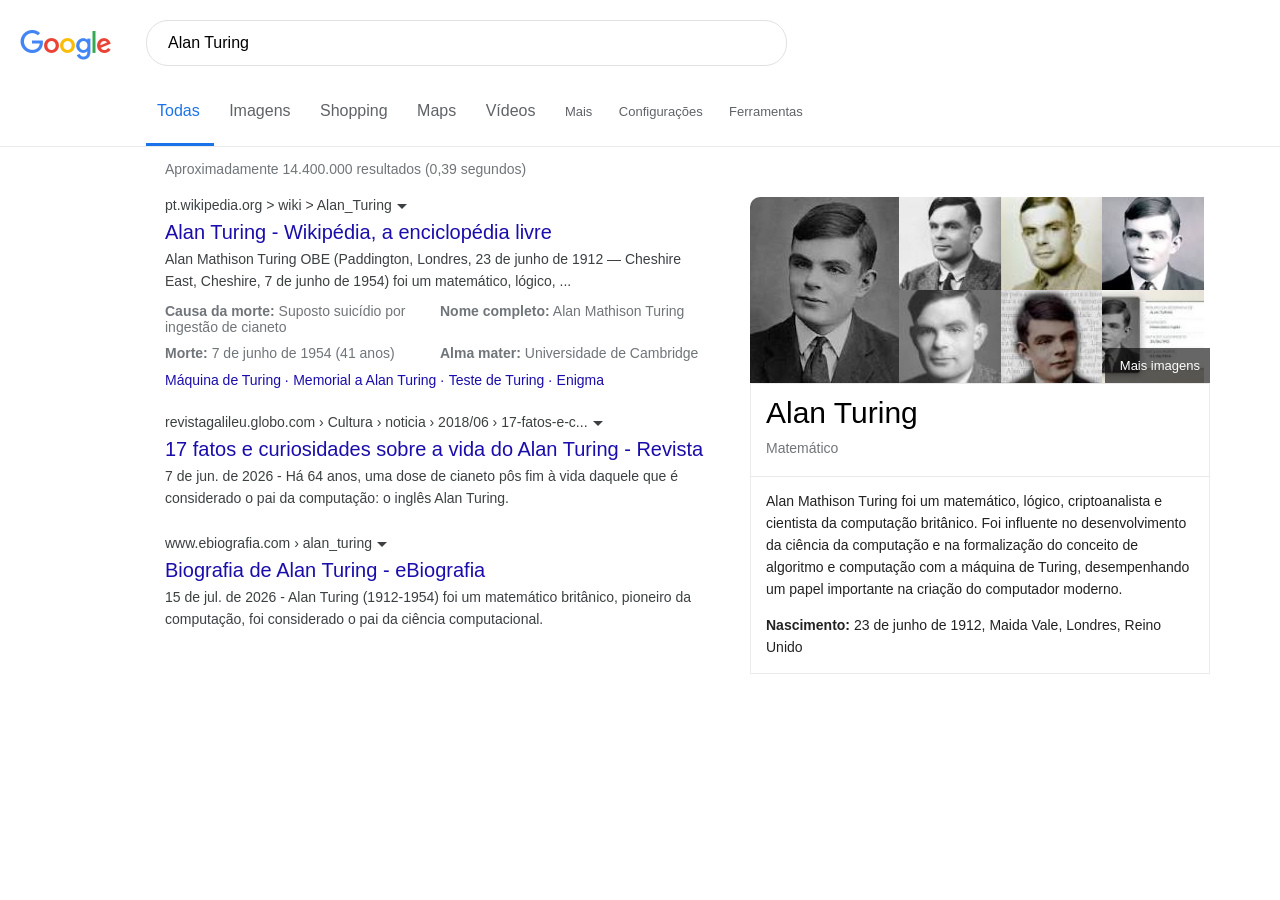
<file: google-search-clone/index.html>
<!DOCTYPE html>
<html lang="pt-br">

<head>
  <meta charset="UTF-8">
  <meta name="viewport" content="width=device-width, initial-scale=1.0">
  <title>Alan Turing - Pesquisa Google</title>
  <link rel="shortcut icon" href="img/favicon.ico" type="image/x-icon">
  <!-- Font Icon -->
  <link rel="stylesheet" href="https://cdn.linearicons.com/free/1.0.0/icon-font.min.css">
  <!-- Styles -->
  <link rel="stylesheet" href="css/styles.css">
</head>

<body>
  <!--Barra de procura-->
  <header>
    <div id="input-box">
      <img src="img/google_logo.png" alt="Google logo">
      <form action="">
        <input type="text" value="Alan Turing" name="search">
        <span class="lnr lnr-magnifier" id="search-icon"></span>
        <span class="lnr lnr-keyboard" id="keyboard-icon"></span>
        <span class="lnr lnr-mic" id="mic-icon"></span>
      </form>
    </div>
    <!--Ícones abaixo da barra de procurar-->
    <nav>
      <ul id="links-list">
        <li class="active-link"><a href="#"><span class="lnr lnr-magnifier"> Todas</span></a></li>
        <li><a href="#"><span class="lnr lnr-picture"> Imagens</span></a></li>
        <li><a href="#"><span class="lnr lnr-tag"> Shopping</span></a></li>
        <li><a href="#"><span class="lnr lnr-map-marker"> Maps</span></a></li>
        <li><a href="#"><span class="lnr lnr-film-play"> Vídeos</span></a></li>
        <li><a href="#">Mais</a></li>
        <li><a href="#">Configurações</a></li>
        <li><a href="#">Ferramentas</a></li>
      </ul>
    </nav>
  </header>
  <!--Conteúdo Principal-->
  <div class="container">
    <main>
      <p id="results">Aproximadamente 14.400.000 resultados (0,39 segundos)</p>
      <!--Resultado de Busca-->
      <div class="search-result-box">
        <a class="ref-link" href="#">pt.wikipedia.org > wiki > Alan_Turing <span class="triangle"></span></a>
        <a class="main-link" href="#">Alan Turing - Wikipédia, a enciclopédia livre</a>
        <p class="search-result-desc">Alan Mathison Turing OBE (Paddington, Londres, 23 de junho de 1912 — Cheshire
          East, Cheshire, 7 de junho de 1954) foi um matemático, lógico, ...</p>
        <div class="info-box">
          <p class="info"><span class="info-title">Causa da morte:</span> Suposto suicídio por ingestão de cianeto</p>
          <p class="info"><span class="info-title">Nome completo:</span> Alan Mathison Turing</p>
          <p class="info"><span class="info-title">Morte: </span> 7 de junho de 1954 (41 anos)</p>
          <p class="info"><span class="info-title">Alma mater:</span> Universidade de Cambridge</p>
        </div>
        <div class="related-results">
          <ul>
            <li><a href="#">Máquina de Turing &#183;</a></li>
            <li><a href="#">Memorial a Alan Turing &#183;</a></li>
            <li><a href="#">Teste de Turing &#183;</a></li>
            <li><a href="#">Enigma</a></li>
          </ul>
        </div>
      </div>
      <!--Segundo resultado de pesquisa-->
      <div class="search-result-box">
        <a class="ref-link" href="#">revistagalileu.globo.com › Cultura › noticia › 2018/06 › 17-fatos-e-c... <span class="triangle"></span></a>
        <a class="main-link" href="#">17 fatos e curiosidades sobre a vida do Alan Turing - Revista</a>
        <p class="search-result-desc">
          <span class="result-date">7 de jun. de 2026 -</span>
          Há 64 anos, uma dose de cianeto pôs fim à vida daquele que é
          considerado o pai da computação: o inglês Alan Turing.
        </p>
      </div>
      <!--Terceiro resultado de busca-->
      <div class="search-result-box">
        <a class="ref-link" href="#">www.ebiografia.com › alan_turing <span class="triangle"></span></a>
        <a class="main-link" href="#">Biografia de Alan Turing - eBiografia</a>
        <p class="search-result-desc">
          <span class="result-date">15 de jul. de 2026 -</span>
          Alan Turing (1912-1954) foi um matemático britânico, pioneiro da computação, 
          foi considerado o pai da ciência computacional.
        </p>
      </div>
    </main>
    <!--Conteúdo Ao lado da main-->
    <aside>
      <!--Galeria-->
      <div id="gallery-box">
        <img id="first-img" src="img/turing1.jpg" alt="Alan Turing">
        <div id="gallery">
          <div id="gallery-img1"></div>
          <div id="gallery-img2"></div>
          <div id="gallery-img3"></div>
          <div id="gallery-img4"></div>
          <div id="gallery-img5"></div>
          <div id="gallery-img6"></div>
        </div>
        <a id="moreimg-btn" href="#"><span class="lnr lnr-picture"></span>Mais imagens</a>
      </div>
      <!--Sobre-->
      <div id="about-box">
        <div id="name-box">
          <h3 id="name">Alan Turing</h3>
          <p id="role">Matemático</p>
        </div>
        <p class="about-text">
          Alan Mathison Turing foi um matemático, lógico, criptoanalista e cientista da computação britânico. Foi influente no desenvolvimento da ciência da computação e na formalização do conceito de algoritmo e computação com a máquina de Turing, desempenhando um papel importante na criação do computador moderno.
        </p>
        <p class="about-text"><span>Nascimento:</span> 23 de junho de 1912, Maida Vale, Londres, Reino Unido</p>
      </div>
    </aside>
  </div>
</body>

</html>
</file>
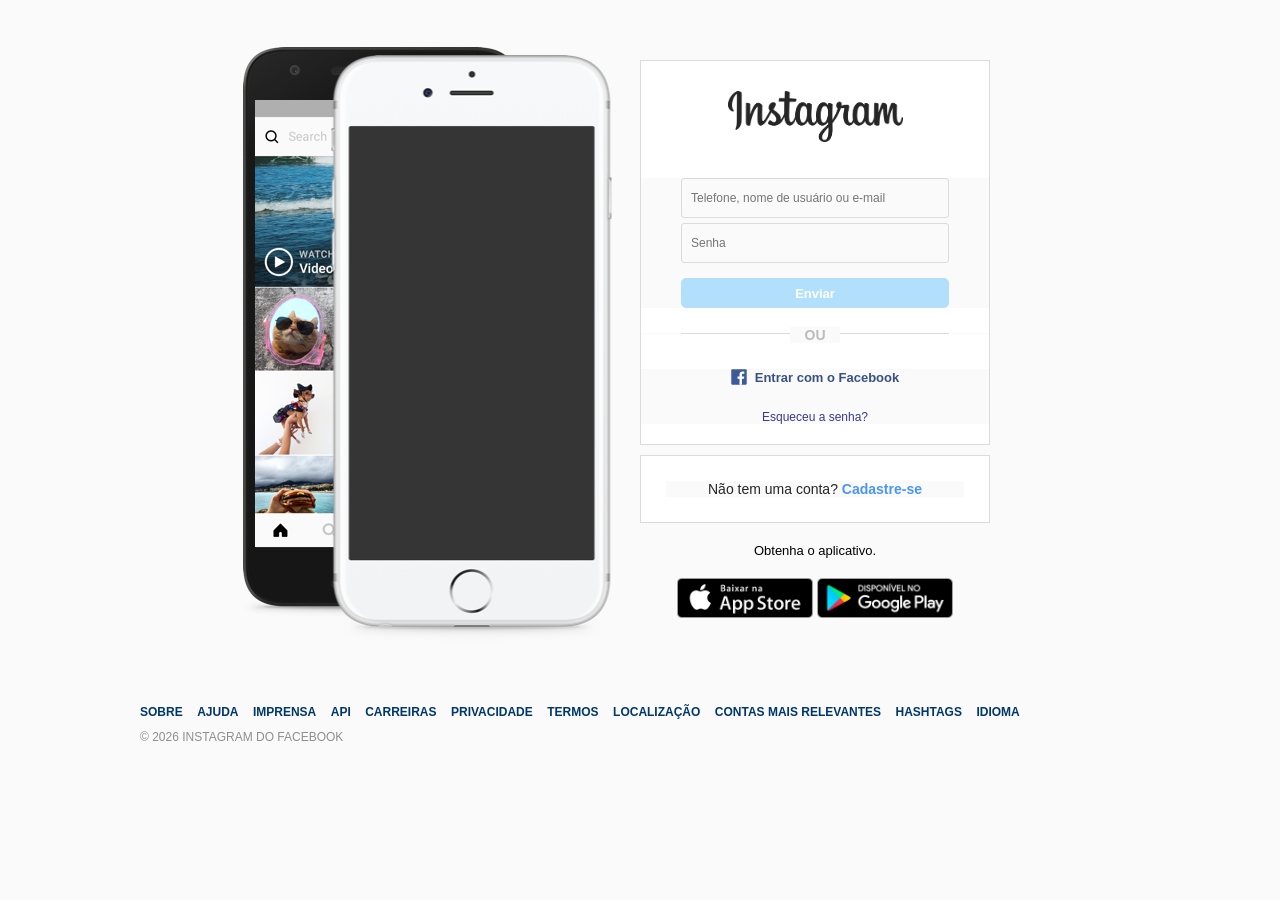
<file: home-instagram/index.html>
<!DOCTYPE html>
<html lang="pt-br">

<head>
  <meta charset="UTF-8">
  <meta name="viewport" content="width=device-width, initial-scale=1.0, maxmum-scale=1, user-scalable=no">
  <title>Instagram</title>
  <link rel="shortcut icon" href="img/favicon.png" />
  <link rel="stylesheet" href="css/styles.css">
</head>

<body>
  <main>
    <div id="main-container">
      <!--Banner lateral-->
      <div id="banner-container">
        <img src="img/imagem_cel_exterior.png" alt="Crie uma conta no Instagram">
      </div>
      <!--Formulário login-->
      <div id="form-container">
        <!--Logar-->
        <div id="form-box">
          <!--Logo-->
          <img id="logo-insta" src="img/logo_instagram.png" alt="Instagram">
          <!--Login-->
          <form id="login-form">
            <input type="text" name="username" placeholder="Telefone, nome de usuário ou e-mail">
            <input type="password" name="password" placeholder="Senha">
            <input type="submit" value="Enviar">
          </form>
          <!--Separador-->
          <div class="separator">
            <div class="line"></div>
            <span>OU</span>
          </div>
          <!--Redes Sociais Links-->
          <div id="other-links">
            <div id="facebook-login">
              <a href="#">
                <img src="img/logo_facebook.svg" alt="Facebook">
                <span>Entrar com o Facebook</span>
              </a>
            </div>
            <div id="forgot-pass">
              <a href="#">Esqueceu a senha?</a>
            </div>
          </div>
        </div>
        <!--Opção de cadastro-->
        <div id="register-container">
          <p>
            Não tem uma conta?
            <a href="#">Cadastre-se</a>
          </p>
        </div>
        <!--Baixar app-->
        <div id="get-app-container">
          <p>Obtenha o aplicativo.</p>
          <a href="#">
            <img src="img/botao_apple.png" alt="Apple Store">
          </a>
          <a href="#">
            <img src="img/botao_google_play.png" alt="Google Play">
          </a>
        </div>
      </div>
    </div>
  </main>
  <!--Rodapé-->
  <footer>
    <nav>
      <ul id="footer-links">
        <li><a href="#">Sobre</a></li>
        <li><a href="#">Ajuda</a></li>
        <li><a href="#">Imprensa</a></li>
        <li><a href="#">API</a></li>
        <li><a href="#">Carreiras</a></li>
        <li><a href="#">Privacidade</a></li>
        <li><a href="#">Termos</a></li>
        <li><a href="#">Localização</a></li>
        <li><a href="#">Contas mais relevantes</a></li>
        <li><a href="#">Hashtags</a></li>
        <li><a href="#">Idioma</a></li>
      </ul>
    </nav>
    <p id="copyright">&copy; 2026 Instagram do Facebook</p>
  </footer>
</body>

</html>
</file>
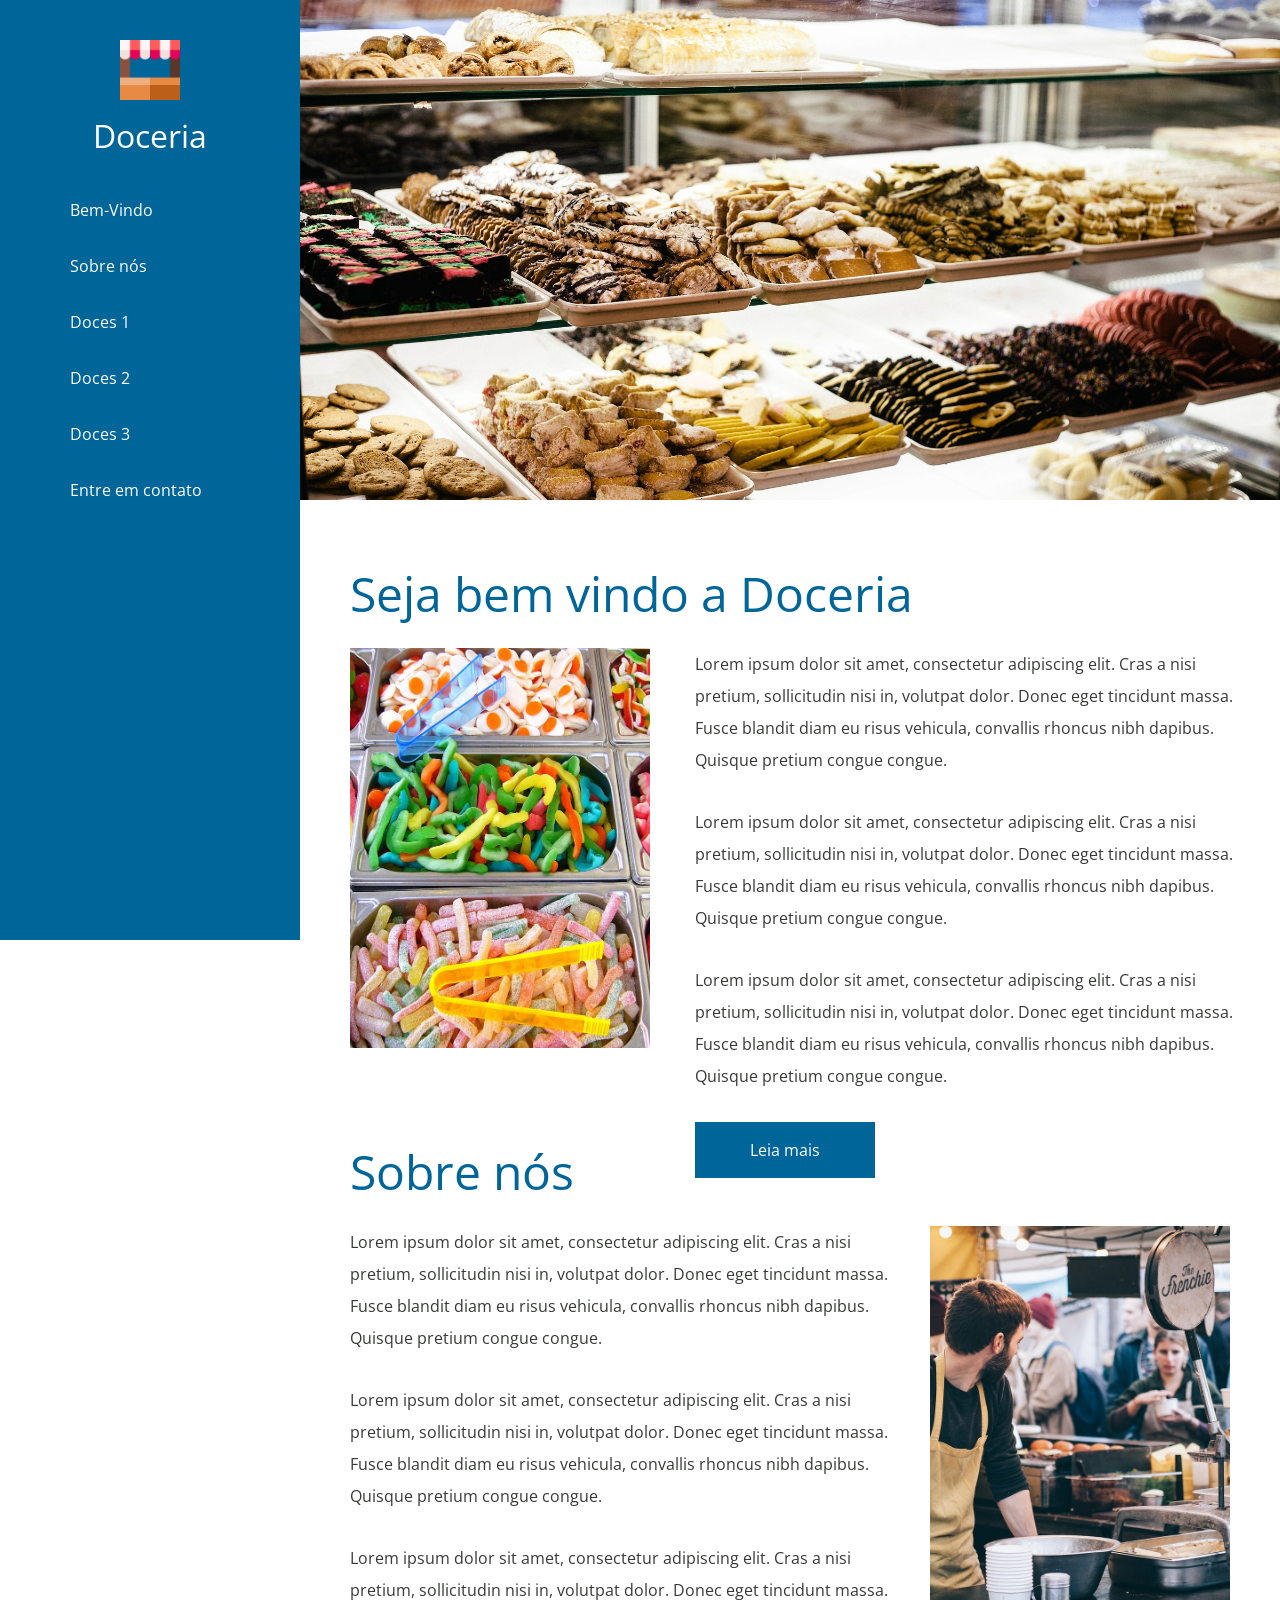
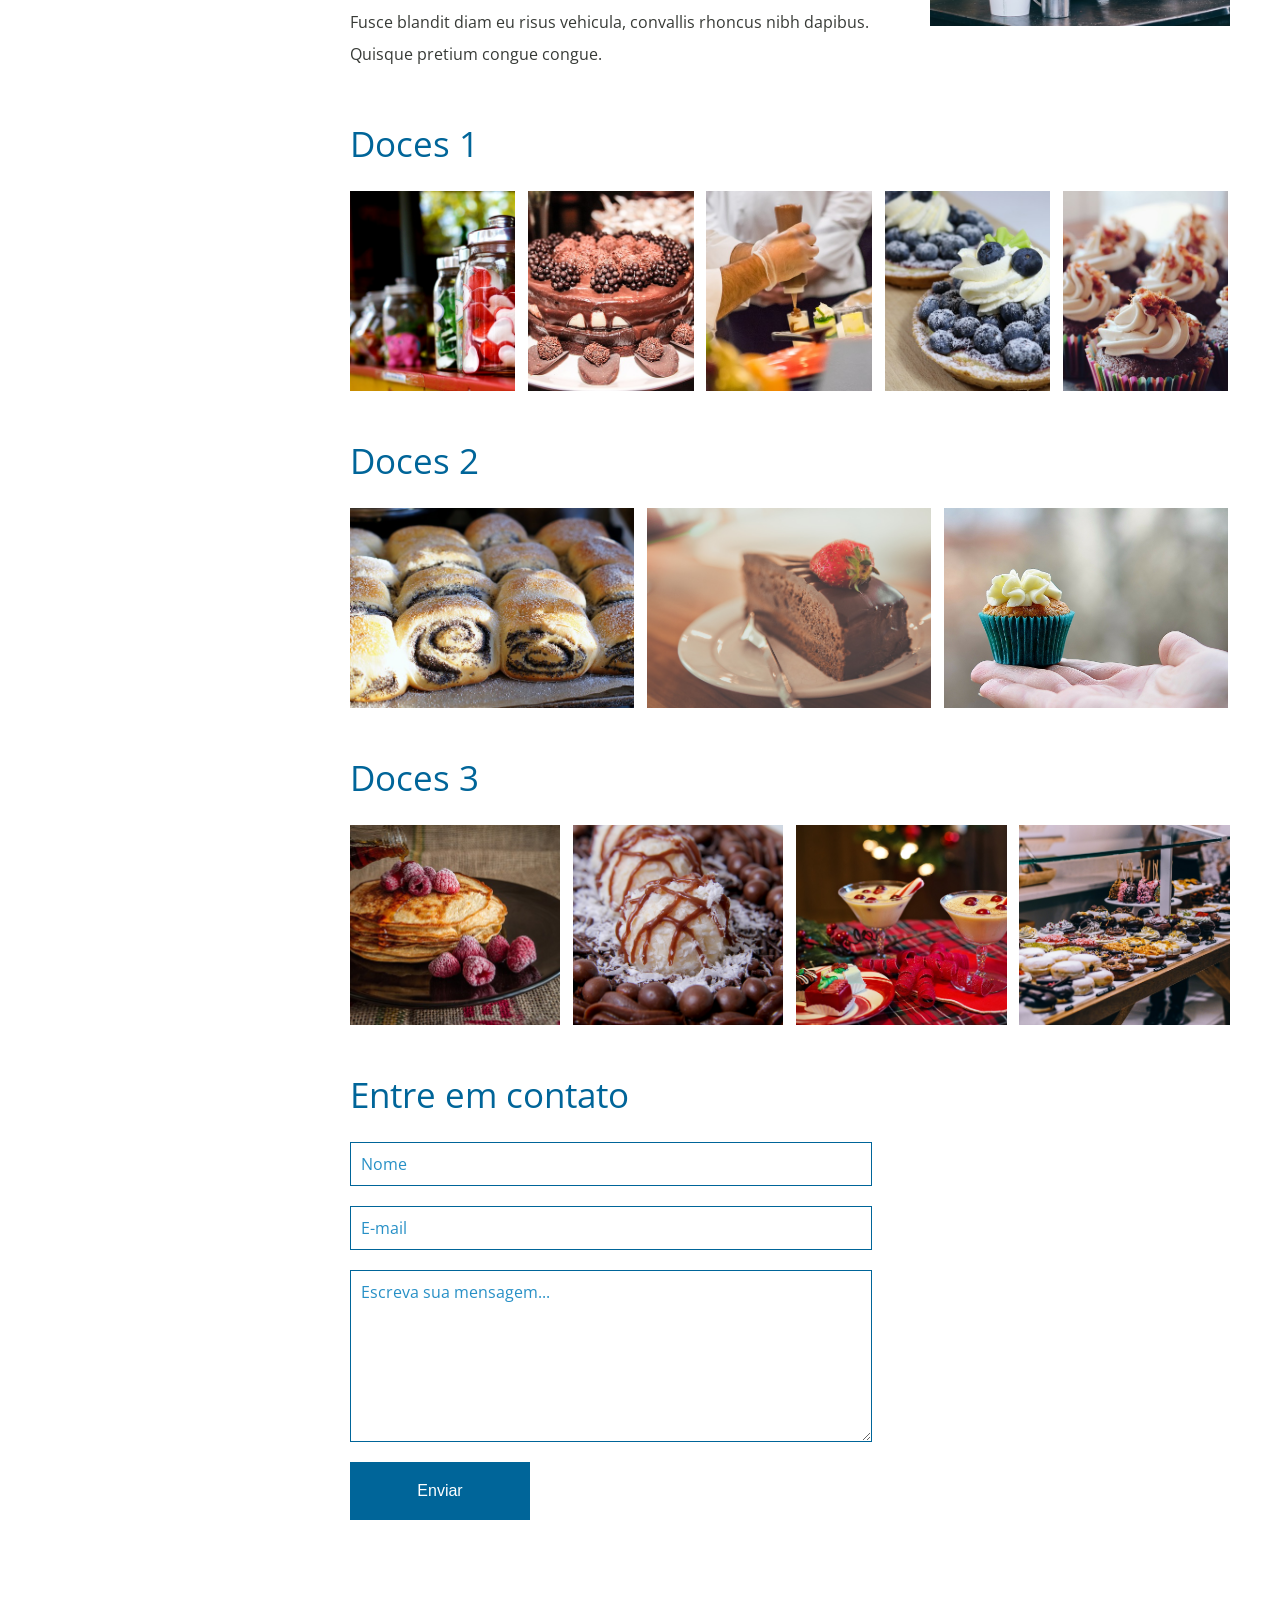
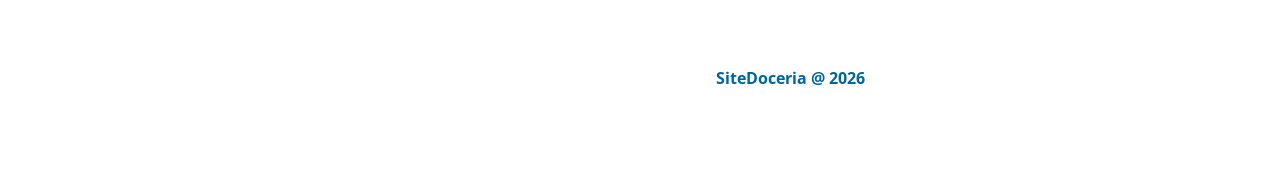
<file: site-doceria/index.html>
<!DOCTYPE html>
<html lang="pt-br">

<head>
	<meta charset="UTF-8">
	<meta name="viewport" content="width=device-width, initial-scale=1.0">
	<link rel="stylesheet" type="text/css" href="css/reset.css">
	<link rel="stylesheet" type="text/css" href="css/styles.css">
	<link rel="preconnect" href="https://fonts.googleapis.com">
	<link rel="preconnect" href="https://fonts.gstatic.com" crossorigin>
	<link href="https://fonts.googleapis.com/css2?family=Open+Sans:ital,wght@0,300..800;1,300..800&display=swap"
		rel="stylesheet">
	<title>Site Doceria</title>
</head>

<body>
	<div class="container">
		<!--Barra lateral menu-->
		<div id="sidebar">
			<div class="sidebar-container">
				<img class="logo-doceria" src="img/stand.png" alt="Logo Doceria">
				<h1>Doceria</h1>
				<nav>
					<ul>
						<li><a href="#sessao-bemvindo">Bem-Vindo</a></li>
						<li><a href="#sessao-sobre">Sobre nós</a></li>
						<li><a href="#sessao-doces1">Doces 1</a></li>
						<li><a href="#sessao-doces2">Doces 2</a></li>
						<li><a href="#sessao-doces3">Doces 3</a></li>
						<li><a href="#sessao-contato">Entre em contato</a></li>
					</ul>
				</nav>
			</div>
		</div>
		<!--Conteúdo página-->
		<div class="content">
			<!--Conteúdo Principal-->
			<main>
				<!--Sessão Bem vindo-->
				<section id="sessao-bemvindo">
					<div class="banner"></div>
					<div class="sessao-bemvindo-content">
						<h1>Seja bem vindo a Doceria</h1>
						<div class="sessao-minibanner"></div>
						<div class="sessao-descricao">
							<p>
								Lorem ipsum dolor sit amet, consectetur adipiscing elit. Cras a nisi pretium,
								sollicitudin nisi in, volutpat dolor. Donec eget tincidunt massa. Fusce blandit diam eu
								risus vehicula, convallis rhoncus nibh dapibus. Quisque pretium congue congue.
							</p>
							<p>
								Lorem ipsum dolor sit amet, consectetur adipiscing elit. Cras a nisi pretium,
								sollicitudin nisi in, volutpat dolor. Donec eget tincidunt massa. Fusce blandit diam eu
								risus vehicula, convallis rhoncus nibh dapibus. Quisque pretium congue congue.
							</p>
							<p>
								Lorem ipsum dolor sit amet, consectetur adipiscing elit. Cras a nisi pretium,
								sollicitudin nisi in, volutpat dolor. Donec eget tincidunt massa. Fusce blandit diam eu
								risus vehicula, convallis rhoncus nibh dapibus. Quisque pretium congue congue.
							</p>
							<a href="#" class="sessao-bemvindo-btn">Leia mais</a>
						</div>
					</div>
				</section>
				<!--Sessão Sobre Nós-->
				<section id="sessao-sobre">
					<div class="sessao-content">
						<h1>Sobre nós</h1>
						<div class="sessao-minibanner"></div>
						<div class="sessao-descricao">
							<p>
								Lorem ipsum dolor sit amet, consectetur adipiscing elit. Cras a nisi pretium,
								sollicitudin nisi in, volutpat dolor. Donec eget tincidunt massa. Fusce blandit diam eu
								risus vehicula, convallis rhoncus nibh dapibus. Quisque pretium congue congue.
							</p>
							<p>
								Lorem ipsum dolor sit amet, consectetur adipiscing elit. Cras a nisi pretium,
								sollicitudin nisi in, volutpat dolor. Donec eget tincidunt massa. Fusce blandit diam eu
								risus vehicula, convallis rhoncus nibh dapibus. Quisque pretium congue congue.
							</p>
							<p>
								Lorem ipsum dolor sit amet, consectetur adipiscing elit. Cras a nisi pretium,
								sollicitudin nisi in, volutpat dolor. Donec eget tincidunt massa. Fusce blandit diam eu
								risus vehicula, convallis rhoncus nibh dapibus. Quisque pretium congue congue.
							</p>
						</div>
					</div>
				</section>
				<!--Sessão Galeria de Doces-->
				<section id="sessao-doces1">
					<h2>Doces 1</h2>
					<div class="doces1-imgs banner-galeria" id="img1"></div>
					<div class="doces1-imgs banner-galeria" id="img2"></div>
					<div class="doces1-imgs banner-galeria" id="img3"></div>
					<div class="doces1-imgs banner-galeria" id="img4"></div>
					<div class="doces1-imgs banner-galeria" id="img5"></div>
				</section>
				<section id="sessao-doces2">
					<h2>Doces 2</h2>
					<div class="doces2-imgs banner-galeria" id="img6"></div>
					<div class="doces2-imgs banner-galeria" id="img7"></div>
					<div class="doces2-imgs banner-galeria" id="img8"></div>
				</section>
				<section id="sessao-doces3">
					<h2>Doces 3</h2>
					<div class="doces3-imgs banner-galeria" id="img9"></div>
					<div class="doces3-imgs banner-galeria" id="img10"></div>
					<div class="doces3-imgs banner-galeria" id="img11"></div>
					<div class="doces3-imgs banner-galeria" id="img12"></div>
				</section>
				<!--Sessão de Contato-->
				<section id="sessao-contato">
					<h2>Entre em contato</h2>
					<form id="form-contato">
						<input type="text" name="name" placeholder="Nome">
						<input type="email" name="email" placeholder="E-mail">
						<textarea name="message" placeholder="Escreva sua mensagem..."></textarea>
						<input type="submit" value="Enviar">
					</form>
				</section>
				<!--Rodapé da Página-->
				<footer>
					<p>SiteDoceria @ 2026</p>
				</footer>
			</main>
		</div>
	</div>
</body>

</html>
</file>
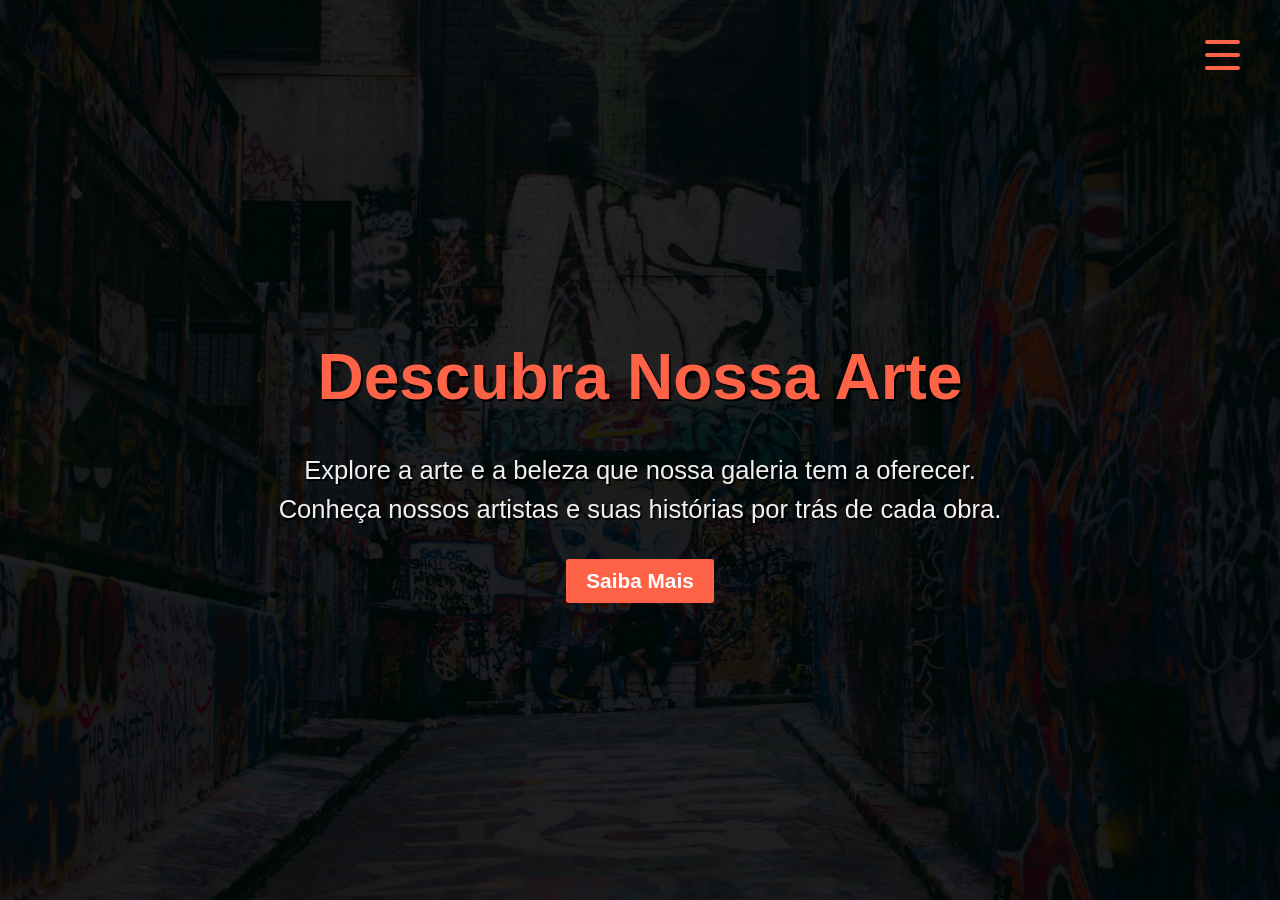
<file: site-menu-hamburger/index.html>
<!DOCTYPE html>
<html lang="pt-br">

<head>
    <meta charset="UTF-8">
    <meta name="viewport" content="width=device-width, initial-scale=1.0">
    <link rel="stylesheet" href="styles.css">
    <title>Hambúrguer Animado - Novo Site</title>
</head>

<body>
    <div class="background">
        <div class="background-overlay"></div>
    </div>

    <div class="menu-hamburger">
        <!--Checkbox -> checado = menu aberto, se não = menu fechado-->
        <input type="checkbox" id="menu-toggle">
        <label for="menu-toggle" class="menu-icon">
            <div class="linha"></div>
            <div class="linha"></div>
            <div class="linha"></div>
        </label>
        <div class="overlay">
            <nav class="menu">
                <ul>
                    <li><a href="#">Início</a></li>
                    <li><a href="#">Galeria</a></li>
                    <li><a href="#">Equipe</a></li>
                    <li><a href="#">Contato</a></li>
                </ul>
            </nav>
        </div>
    </div>


    <div class="conteudo">
        <h1>Descubra Nossa Arte</h1>
        <p>Explore a arte e a beleza que nossa galeria tem a oferecer.</p>
        <p>Conheça nossos artistas e suas histórias por trás de cada obra.</p>
        <button class="leia-mais">Saiba Mais</button>
    </div>

</body>

</html>
</file>
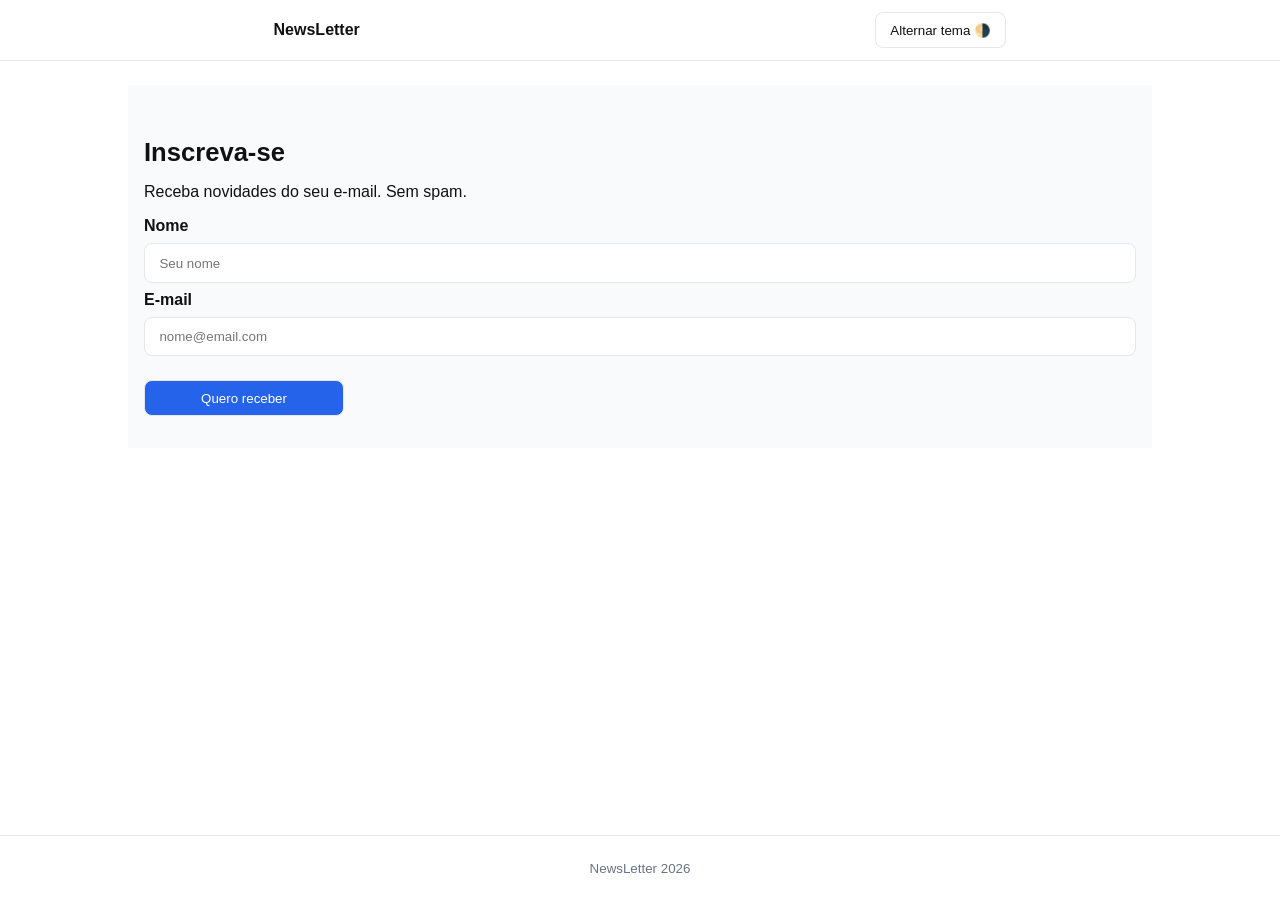
<file: site-newsletter/index.html>
<!DOCTYPE html>
<html lang="pt-br">
<head>
    <meta charset="UTF-8">
    <meta name="viewport" content="width=device-width, initial-scale=1.0">
    <title>NewsLetter</title>
    <link rel="stylesheet" href="styles.css">
    <script src="app.js" defer></script>
</head>
<body>
    <header class="topo">
        <div class="container">
            <strong>NewsLetter</strong>
            <button id="btnTema" class="btn">Alternar tema 🌗</button>

        </div>
    </header>

    <main class="container">
        <section class="caixa">
            <h1>Inscreva-se</h1>
            <p>Receba novidades do seu e-mail. Sem spam.</p>

            <form>
                <label for="nome">Nome</label>
                <input type="text" name="nome" id="nome" placeholder="Seu nome">

                <label for="email">E-mail</label>
                <input type="email" name="email" id="email" placeholder="nome@email.com">

                <button type="submit" class="btn primario">Quero receber</button>
            </form>
        </section>
    </main>

    <footer class="rodape">
        <div class="container">
            <small>NewsLetter <span id="ano"></span></small>
        </div>
    </footer>
</body>
</html>
</file>
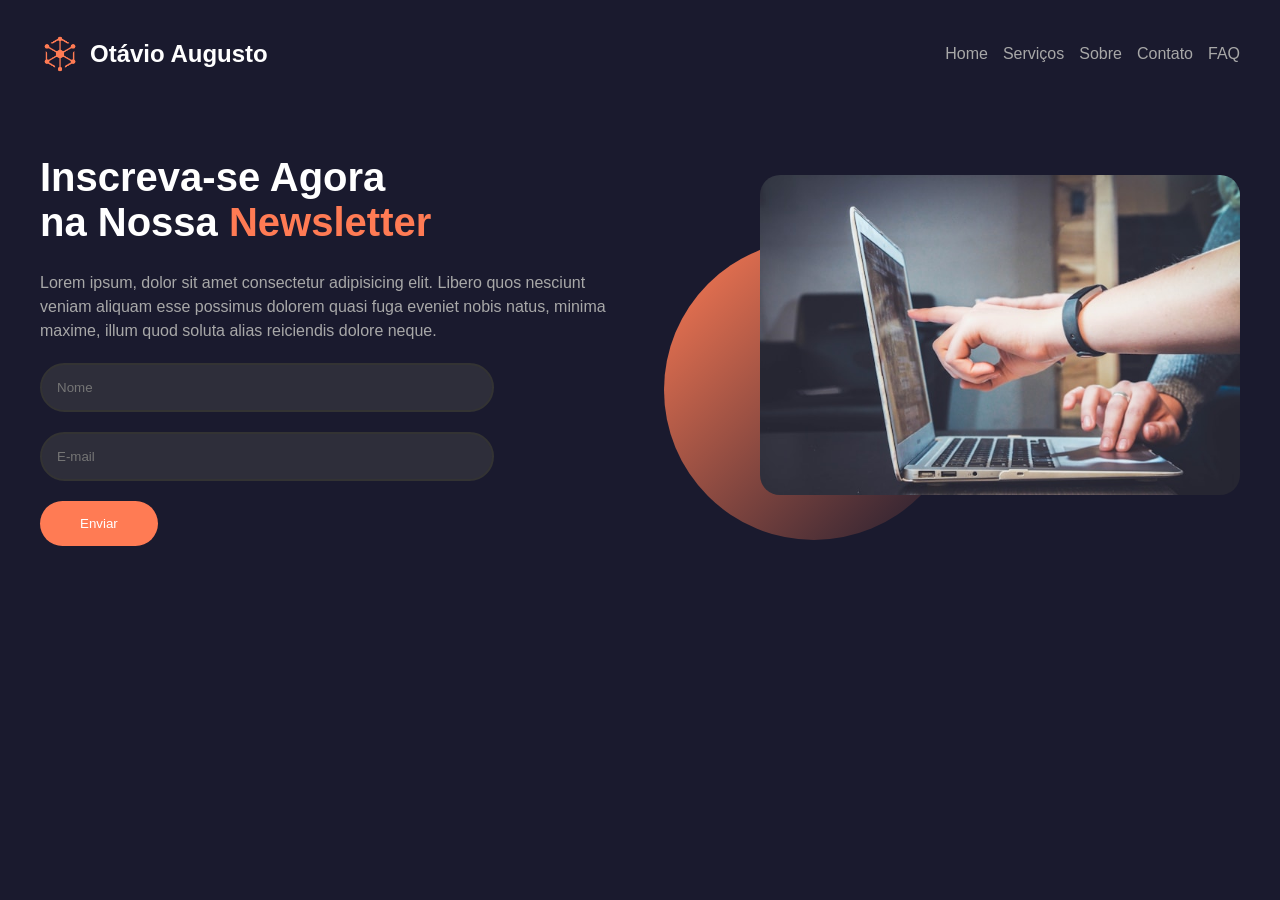
<file: site-pagina-inscricao/index.html>
<!DOCTYPE html>
<html lang="pt-br">

<head>
    <meta charset="UTF-8">
    <meta name="viewport" content="width=device-width, initial-scale=1.0">
    <link rel="stylesheet" href="styles.css">
    <title>Inscreva-se na nossa Newsletter</title>
</head>

<body>
    <!--Cabeçalho-->
    <header class="container">
        <div class="logo">
            <img src="img/logo.png" alt="Logo site">
            <h2>Otávio Augusto</h2>
        </div>
        <nav class="nav">
            <a href="#">Home</a>
            <a href="#">Serviços</a>
            <a href="#">Sobre</a>
            <a href="#">Contato</a>
            <a href="#">FAQ</a>
        </nav>
    </header>
    <!--Conteúdo Principal-->
    <main class="container">
        <div class="content">
            <h1>
                Inscreva-se Agora <br>
                na Nossa <span>Newsletter</span>
            </h1>
            <p>
                Lorem ipsum, dolor sit amet consectetur adipisicing elit. Libero quos nesciunt veniam aliquam esse
                possimus dolorem quasi fuga eveniet nobis natus, minima maxime, illum quod soluta alias reiciendis
                dolore neque.
            </p>
            <form>
                <div class="form-group">
                    <input type="text" placeholder="Nome">
                </div>
                <div class="form-group">
                    <input type="email" placeholder="E-mail">
                </div>
                <div class="form-group">
                    <button type="submit">Enviar</button>
                </div>
            </form>
        </div>
        <div class="image-container">
            <div class="ellipse"></div>
            <img src="img/banner.jpg" alt="Banner Usuário digitando">
        </div>
    </main>
</body>

</html>
</file>
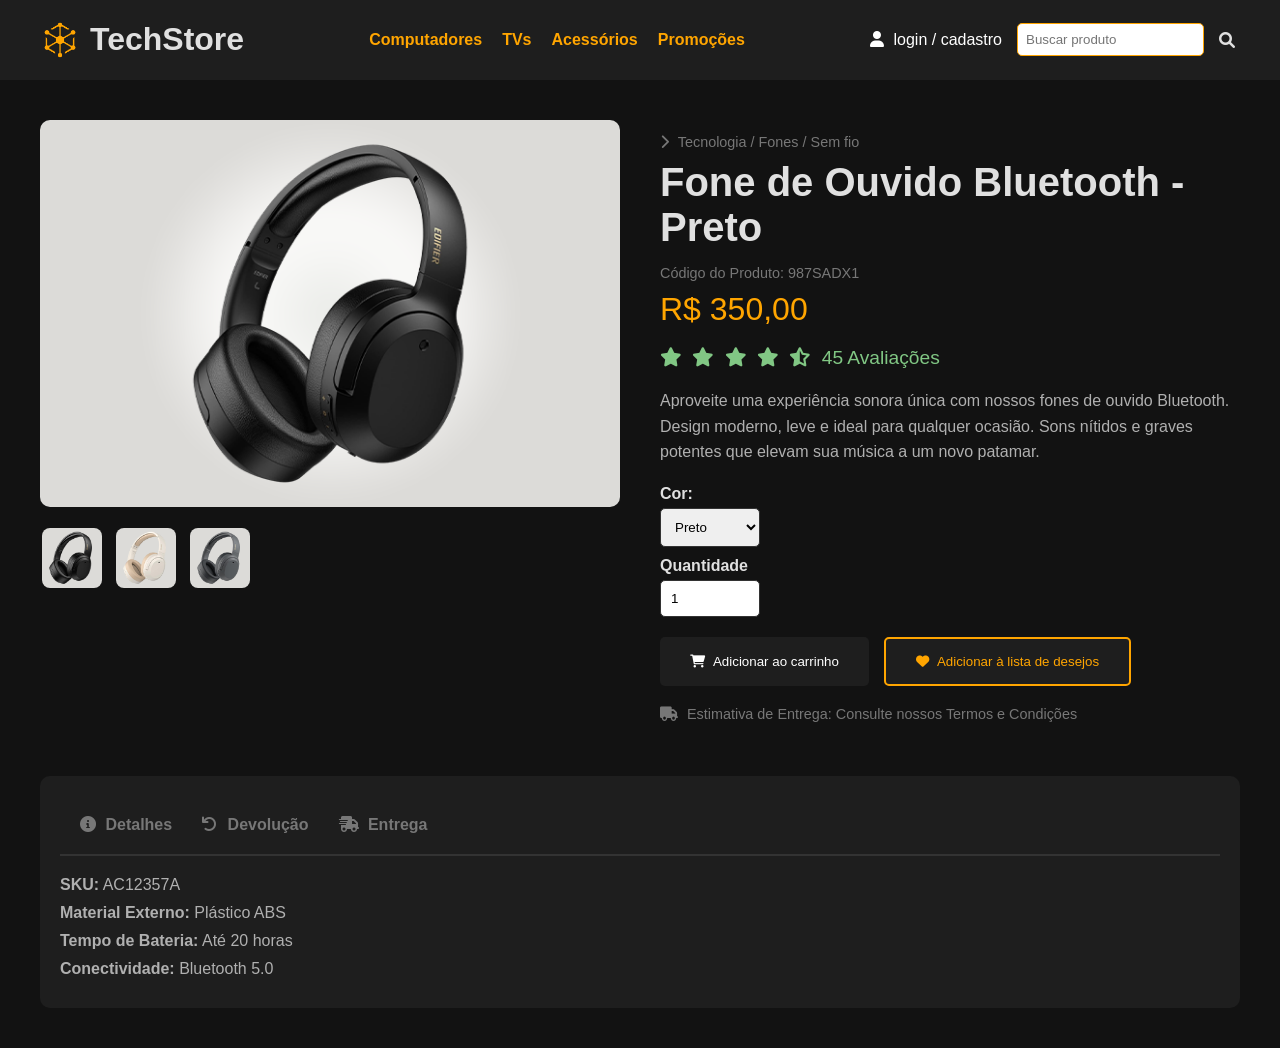
<file: site-pagina-produto/index.html>
<!DOCTYPE html>
<html lang="pt-br">

<head>
    <meta charset="UTF-8">
    <meta name="viewport" content="width=device-width, initial-scale=1.0">
    <link rel="stylesheet" href="styles.css">
    <title>TechStore - Fone de Ouvido Bluetooth</title>
    <link rel="stylesheet" href="https://cdnjs.cloudflare.com/ajax/libs/font-awesome/6.0.0-beta3/css/all.min.css" />
</head>

<body>
    <!--Cabeçalho-->
    <header>
        <div class="top-bar">
            <div class="logo">
                <img src="img/logo.png" alt="TechStore Logo">
                <h1>TechStore</h1>
            </div>
            <nav class="nav">
                <a href="#">Computadores</a>
                <a href="#">TVs</a>
                <a href="#">Acessórios</a>
                <a href="#">Promoções</a>
            </nav>
            <div class="user-options">
                <a href="#">
                    <i class="fas fa-user"></i>
                    login / cadastro
                </a>
                <input type="text" placeholder="Buscar produto">
                <i class="fas fa-search"></i>
            </div>
        </div>
    </header>
    <!--Conteúdo Principal-->
    <main class="container">
        <div class="product-details">
            <!--Imagem-->
            <div class="product-gallery">
                <img src="img/fone_destaque.png" alt="Fone de Ouvido Bluetooth">
                <div class="gallery-thumbnails">
                    <img src="img/fone1.png" alt="Fone de Ouvido - Detalhe 1">
                    <img src="img/fone2.png" alt="Fone de Ouvido - Detalhe 2">
                    <img src="img/fone3.png" alt="Fone de Ouvido - Detalhe 3">
                </div>
            </div>
            <!--Informações-->
            <div class="product-info">
                <p class="product-path">
                    <i class="fas fa-chevron-right"></i>
                    Tecnologia / Fones / Sem fio
                </p>
                <h2>Fone de Ouvido Bluetooth - Preto</h2>
                <p class="product-code">Código do Produto: 987SADX1</p>
                <p class="price">R$ 350,00</p>
                <p class="rating">
                    <i class="fas fa-star"></i>
                    <i class="fas fa-star"></i>
                    <i class="fas fa-star"></i>
                    <i class="fas fa-star"></i>
                    <i class="fas fa-star-half-alt"></i>
                    45 Avaliações
                </p>
                <p class="product-description">
                    Aproveite uma experiência sonora única com nossos fones de ouvido Bluetooth. Design moderno, leve e
                    ideal para qualquer ocasião. Sons nítidos e graves potentes que elevam sua música a um novo patamar.
                </p>
                <div class="product-options">
                    <label for="color">Cor:</label>
                    <select name="color" id="color">
                        <option value="preto">Preto</option>
                        <option value="branco">Branco</option>
                        <option value="cinza">Cinza</option>
                    </select>
                    <label for="quantity">Quantidade</label>
                    <input type="number" id="quantity" name="quantity" value="1">
                </div>
                <div class="buttons">
                    <button class="add-to-cart">
                        <i class="fas fa-shopping-cart"></i>
                        Adicionar ao carrinho
                    </button>
                    <button class="add-to-wishlist">
                        <i class="fas fa-heart"></i>
                        Adicionar à lista de desejos
                    </button>
                </div>
                <p class="delivery">
                    <i class="fas fa-truck"></i>
                    Estimativa de Entrega: Consulte nossos Termos e Condições
                </p>
            </div>
        </div>
        <div class="product-specs">
            <ul class="tabs">
                <li><i class="fas fa-info-circle"></i> Detalhes</li>
                <li><i class="fas fa-undo"></i> Devolução</li>
                <li><i class="fas fa-shipping-fast"></i> Entrega</li>
            </ul>
            <div class="specs-content">
                <div>
                    <p><strong>SKU:</strong> AC12357A</p>
                    <p><strong>Material Externo:</strong> Plástico ABS</p>
                    <p><strong>Tempo de Bateria:</strong> Até 20 horas</p>
                    <p><strong>Conectividade:</strong> Bluetooth 5.0</p>
                </div>
            </div>
        </div>
    </main>

</body>

</html>
</file>
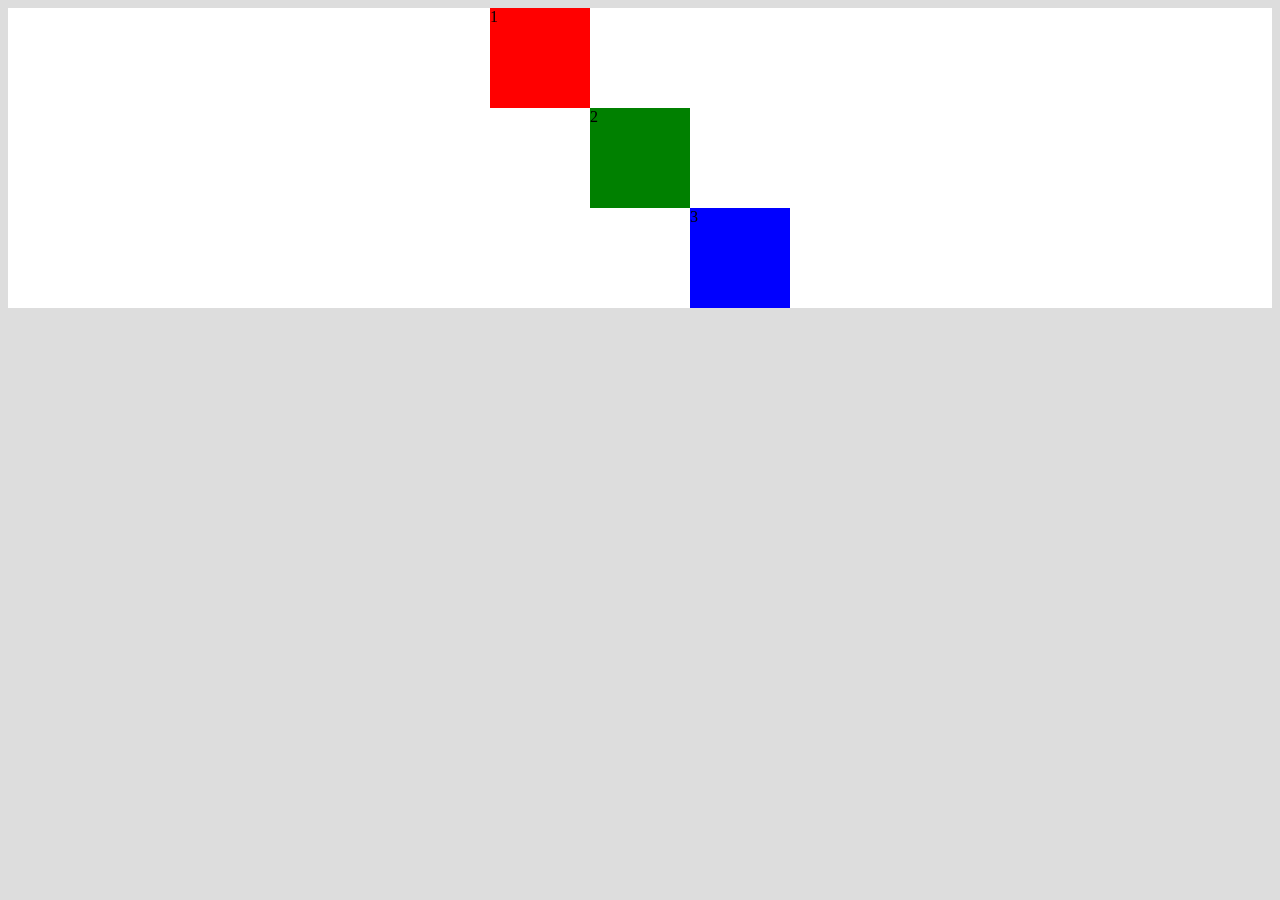
<file: exercicios/flexbox/index.html>
<!DOCTYPE html>
<html lang="pt-br">
<head>
    <meta charset="UTF-8">
    <meta name="viewport" content="width=device-width, initial-scale=1.0">
    <link rel="stylesheet" type="text/css" href="style.css">
    <title>Flex Box</title>
</head>
<body>
    <div class="container">
        <div class="box first">1</div>
        <div class="box second">2</div>
        <div class="box third">3</div>
    </div>
</body>
</html>
</file>
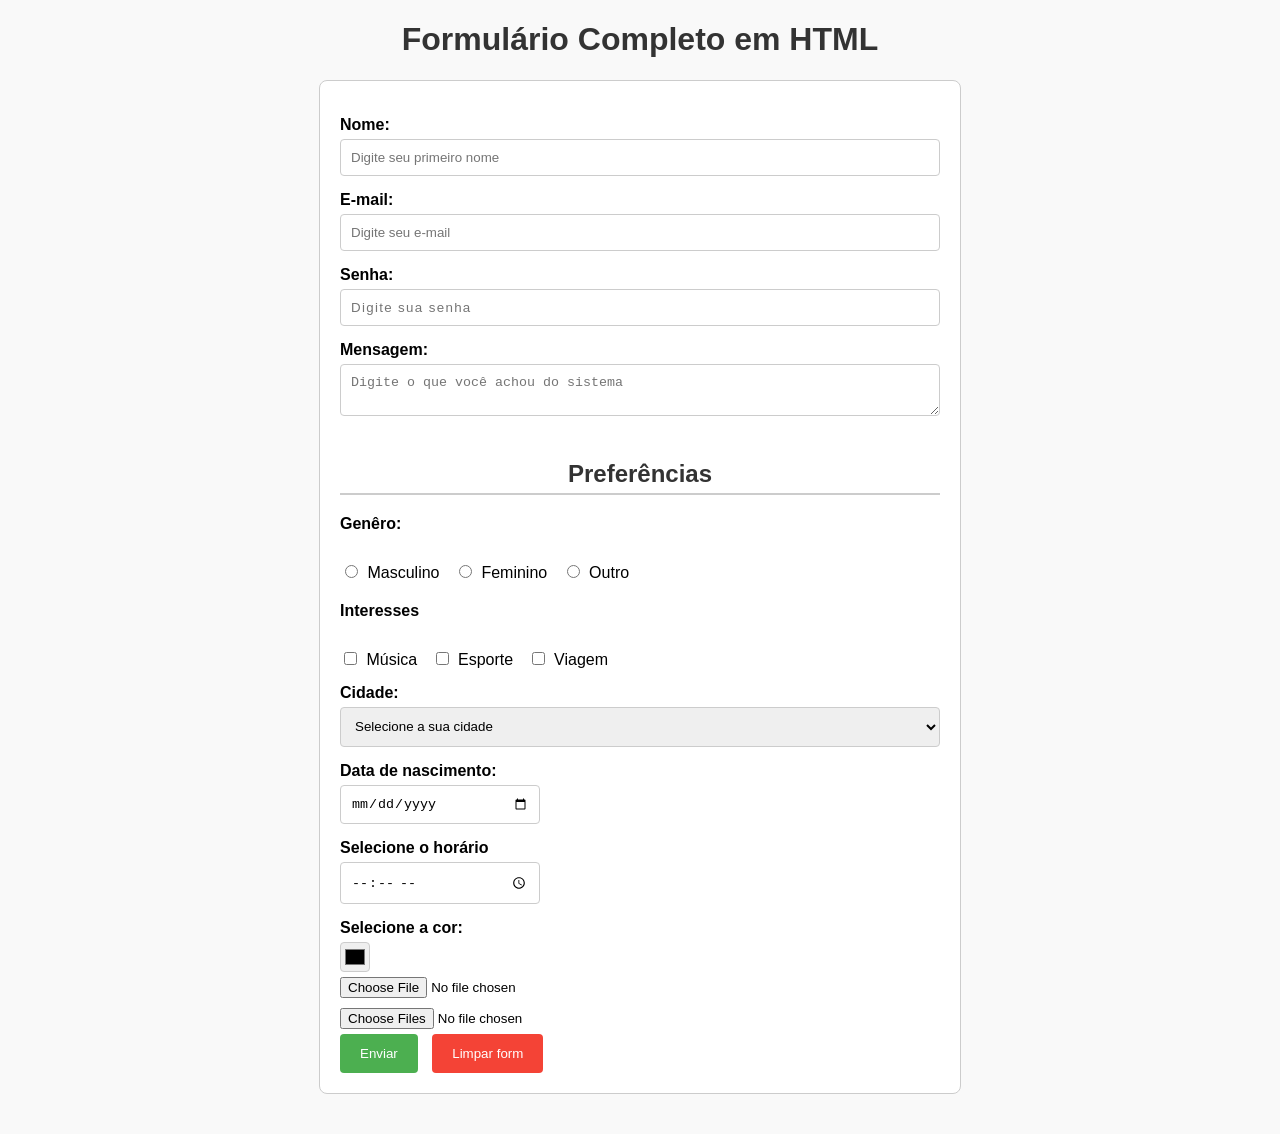
<file: exercicios/forms/index.html>
<!DOCTYPE html>
<html lang="pt-br">
<head>
    <meta charset="UTF-8">
    <meta name="viewport" content="width=device-width, initial-scale=1.0">
    <title>Formulário Completo em HTML</title>
    <link rel="stylesheet" href="styles.css">
</head>
<body>
    <h1>Formulário Completo em HTML</h1>

    <!-- Criar formulário -->
    <!-- action => para onde os dados vão -->
    <!-- method => como o form vai ser enviado -->
    <form action="/registro" method="post">

        <!-- inputs => entradas -->
        <!-- label(for) => para quem a label se refere, a qual input -->
        <!-- Input(name) => atributo name ajuda a criar o laço entre label e input-->
        <label for="name">Nome:</label>
        <input type="text" name="name" required placeholder="Digite seu primeiro nome">

        <label for="email">E-mail:</label>
        <input type="email" name="email" placeholder="Digite seu e-mail">

        <label for="password">Senha:</label>
        <input type="password" name="password" placeholder="Digite sua senha">

        <!-- Textos mais longos = textarea -->

        <label for="mensagem">Mensagem:</label> 
        <textarea name="mensagem" placeholder="Digite o que você achou do sistema"></textarea> 

        <!-- Formas de Seleção -->

        <!-- Selecionar algo, quero exibir todas as opcoes, mas só pode selecionar uma (radio)-->
        <h2>Preferências</h2>
        <p>Genêro:</p>

        <input type="radio" name="genero" value="Masculino">
        <label for="masculino">Masculino</label>

        <input type="radio" name="genero" value="Feminino">
        <label for="feminino">Feminino</label>

        <input type="radio" name="genero" value="Outro">
        <label for="outro">Outro</label>

        <!-- Pode selecionar 1 ou + (checkbox) -->
        <p>Interesses</p>

        <input type="checkbox" name="interesses" value="Música" />
        <label for="musica">Música</label>

        <input type="checkbox" name="interesses" value="Esporte" />
        <label for="esporte">Esporte</label>

        <input type="checkbox" name="interesses" value="Viagem" />
        <label for="viagem">Viagem</label>

        <!-- Quero esconder as opções, limitar 1 -->
        <label for="cidade">Cidade:</label>
        <select name="cidade">
            <option value="">Selecione a sua cidade</option>
            <option value="Curitiba">Curitiba</option>
            <option value="Guarapuava">Guarapuava</option>
            <option value="Araucária">Araucária</option>
        </select>

        <!-- Tipos HTML5 -->

        <label for="data_nascimento">Data de nascimento:</label>
        <input type="date" name="data_nascimento">

        <label for="hora_contato">Selecione o horário</label>
        <input type="time" name="hora_contato">

        <label for="cor">Selecione a cor:</label>
        <input type="color" name="cor">

        <!-- Envio de arquivos -->

        <div>
            <input type="file" name="arquivo" accept=".pdf, .png">
        </div>
        <div>
            <input type="file" name="arquivo" accept=".pdf, .png" multiple>
        </div>

        <!-- botão ação = submit -->
        <!-- <input type="submit" value="Enviar"> -->
        <div>
            <button type="submit">Enviar</button>
            <button type="reset">Limpar form</button>
        </div>

    </form>

</body>
</html>
</file>
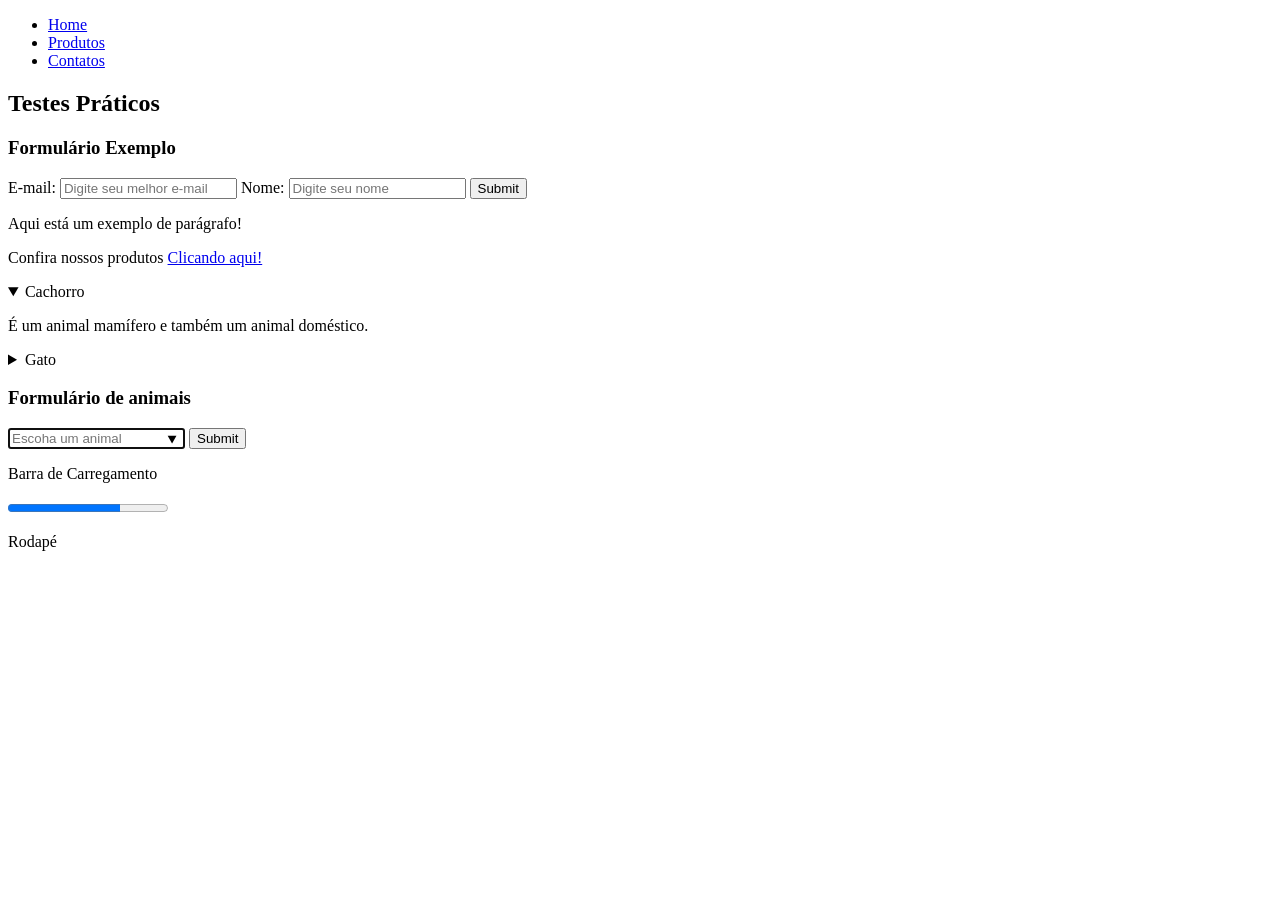
<file: exercicios/html/index.html>
<!DOCTYPE html>
<html lang="pt-br">

<head>
    <meta charset="UTF-8">
    <meta name="viewport" content="width=device-width, initial-scale=1.0">
    <title>Teste</title>
</head>

<body>
    <header>
        <nav>
            <ul>
                <li><a href="#">Home</a></li>
                <li><a href="#">Produtos</a></li>
                <li><a href="#">Contatos</a></li>
            </ul>
        </nav>
    </header>
    <article>
        <h1>Testes Práticos</h1>
        <div>
            <h3>Formulário Exemplo</h3>
            <form>
                <label>E-mail:</label>
                <input type="email" name="email" required placeholder="Digite seu melhor e-mail">
                <label>Nome:</label>
                <input type="text" name="name" required placeholder="Digite seu nome">
                <input type="submit" name="Enviar">
            </form>
        </div>
        <div>
            <p contenteditable="true">Aqui está um exemplo de parágrafo!</p>
        </div>
    </article>
    <aside>
        <p>Confira nossos produtos <a href="#">Clicando aqui!</a></p>
    </aside>
    <details open="open">
        <summary>Cachorro</summary>
        <p>É um animal mamífero e também um animal doméstico.</p>
    </details>
    <details>
        <summary>Gato</summary>
        <p>É um animal mamífero e também um animal doméstico.</p>
    </details>
    <div>
        <h3>Formulário de animais</h3>
        <form>
            <input list="animais" name="animais" required placeholder="Escoha um animal" autofocus>
            <datalist id="animais">
                <option value="Cachorro"></option>
                <option value="Gato"></option>
                <option value="Cavalo"></option>
                <option value="Águia"></option>
            </datalist>
            <input type="submit" name="Enviar">
        </form>
    </div>
    <p>Barra de Carregamento</p>
    <progress value="70" max="100"></progress>
    <footer>
        <p>Rodapé</p>
    </footer>
</body>

</html>
</file>
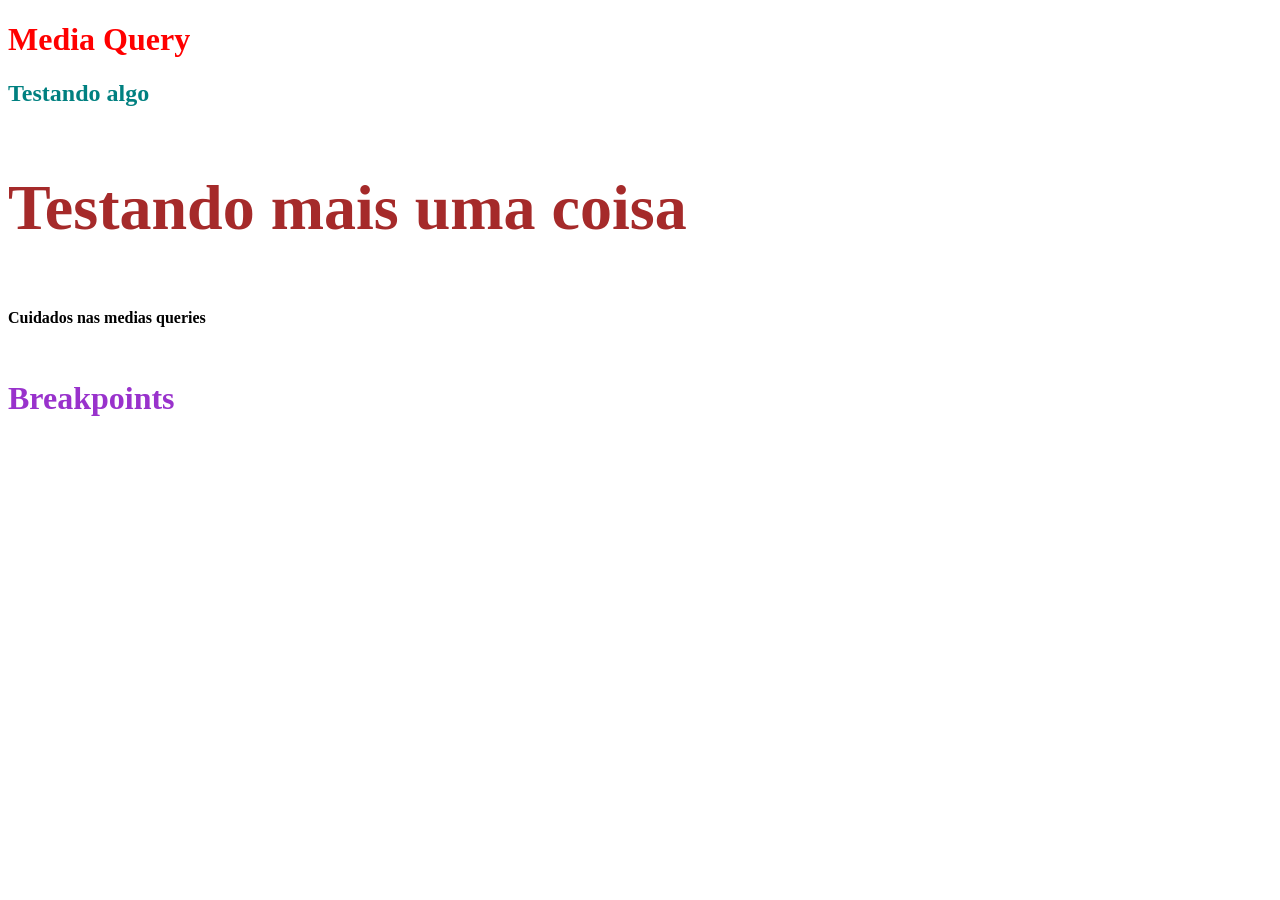
<file: exercicios/media-query/index.html>
<!DOCTYPE html>
<html lang="pt-br">
<head>
    <meta charset="UTF-8">
    <!-- 1. Configuração de media query-->
    <meta name="viewport" content="width=device-width, initial-scale=1.0">
    <title>Media-Query</title>
    <link rel="stylesheet" href="styles.css">
</head>
<body>
    <h1>Media Query</h1>
    <h2>Testando algo</h2>
    <h3>Testando mais uma coisa</h3>
    <h4>Cuidados nas medias queries</h4>
    <h5>Breakpoints</h5>
</body>
</html>
</file>
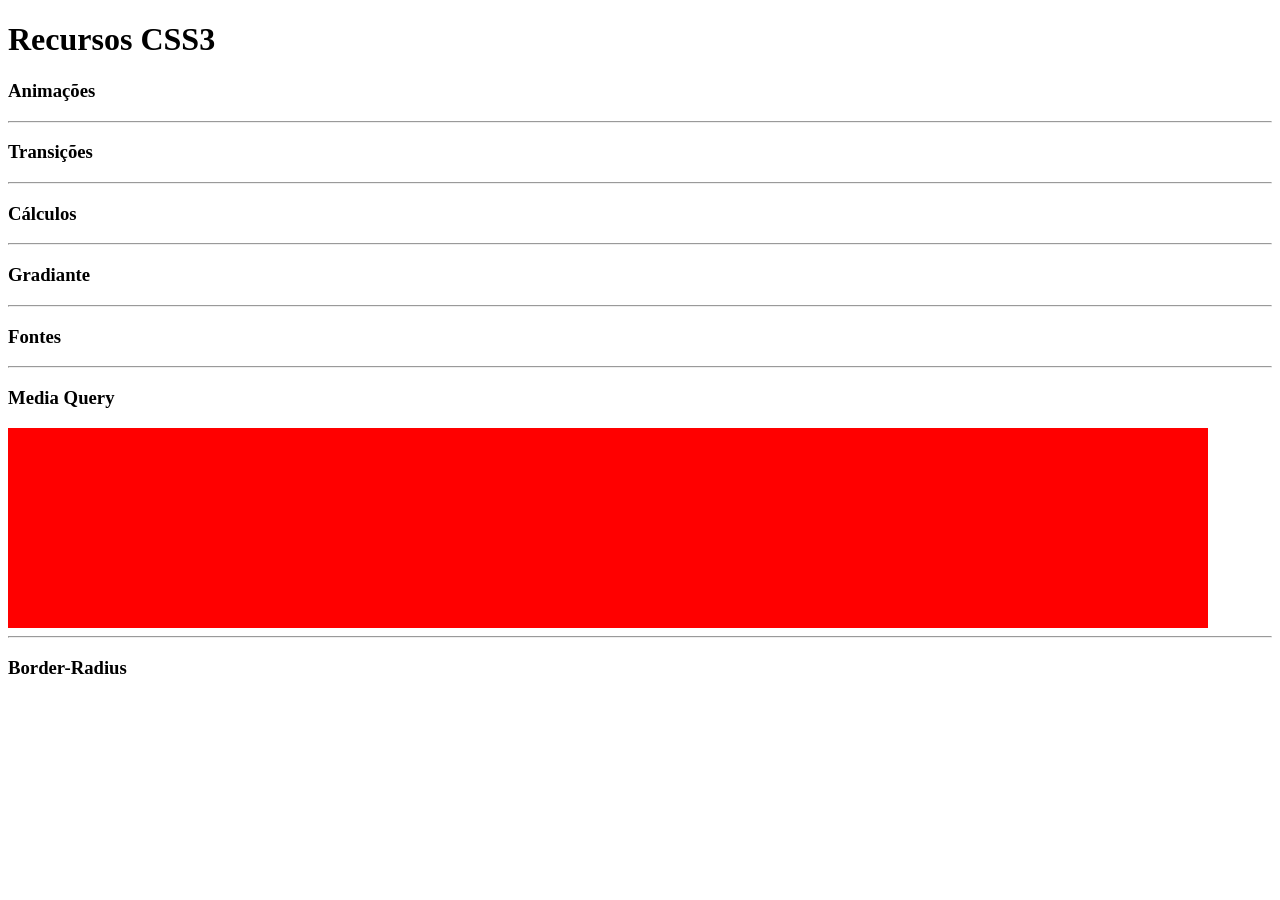
<file: exercicios/css/index2.html>
<!DOCTYPE html>
<html lang="pt-br">

<head>
    <meta charset="UTF-8">
    <meta name="viewport" content="width=device-width, initial-scale=1.0">
    <title>Testes CSS</title>
    <link rel="stylesheet" type="text/css" href="styles.css">
</head>

<body>
    <h1>Recursos CSS3</h1>
    <h3>Animações</h3>
    <!--<div class="animation-div"></div>
    <div class="animation-div2"></div> 
    <div class="animation-div3"></div> -->
    <!-- <div class="box" id="animation-div4">linear</div>
    <div class="box" id="animation-div5">ease</div>
    <div class="box" id="animation-div6">ease-in</div>
    <div class="box" id="animation-div7">ease-out</div>
    <div class="box" id="animation-div8">ease-in-out</div> -->
    <!-- <div id="animation-div9"></div> -->
    <hr>
    <h3>Transições</h3>
<!--<button class="btn">Enviar</button>
    <div class="transition"></div> -->
    <hr>
    <h3>Cálculos</h3>
<!--     <div class="div-calc">
        <div class="innerdiv-calc calc1"></div>
        <div class="innerdiv-calc calc2"></div>
        <div class="innerdiv-calc calc3"></div>
        <div class="innerdiv-calc calc4"></div>
    </div> -->
    <hr>
    <h3>Gradiante</h3>
<!--     <div class="gradient-box gradient1"></div>
    <div class="gradient-box gradient2"></div>
    <div class="gradient-box gradient3"></div>
    <div class="gradient-box gradient4"></div>
    <div class="gradient-box gradient5"></div>
    <div class="gradient-box gradient6"></div> -->
<!--     <div class="gradient-box gradient7"></div>
    <div class="gradient-box gradient8"></div>
    <div class="gradient-box gradient9"></div> -->
    <hr>
    <h3>Fontes</h3>
    <!-- <h4 class="fontface">Texto exemplo para aplicar uma fonte.</h4> -->
    <hr>
    <h3>Media Query</h3>
    <div class="mediaquery"></div>
     <hr>
     <h3>Border-Radius</h3>
<!--      <div class="div-border border-radius1"></div>
     <div class="div-border border-radius2"></div> -->

</body>

</html>
</file>
<file: google-search-clone/css/styles.css>
/*General*/

body {
    font-family: Arial, Helvetica, sans-serif;
    margin: 0;
}

a,
a:visited {
    color: #1A0DAB;
}

/*Header*/

header {
    border-bottom: 1px solid #EBEBEB;
}

#input-box {
    padding-top: 20px;
    padding-bottom: 9px;
}

#input-box img {
    width: 92px;
    position: absolute;
    top: 30px;
    left: 20px;
}

#input-box form {
    display: inline-block;
    position: relative;
}

#input-box form input {
    height: 44px;
    border-radius: 22px;
    width: 597px;
    border: 1px solid #DFE1E5;
    padding: 0 21px;
    margin-left: 146px;
    font-size: 16px;
}

#search-icon,
#keyboard-icon,
#mic-icon {
    position: absolute;
    top: 14px;
    font-size: 18px;
}

#search-icon {
    right: 18px;
}

#keyboard-icon {
    right: 53px;
}

#mic-icon {
    right: 88px;
}

/*NavBar*/

#links-list {
    list-style: none;
    padding-left: 0;
    margin-left: 146px;
    margin-bottom: 0;
}

#links-list li {
    display: inline-block;
    padding: 11px;
}

#links-list li a {
    color: #5F6368;
    text-decoration: none;
    font-size: 13px;
    padding-bottom: 12px;
    display: inline-block;
}

#links-list li span {
    font-size: 16px;
    display: inline-block;
    margin-right: 3px;
}

#links-list li a:hover {
    color: #1A73E8;
}

.active-link {
    border-bottom: 3px solid #1A73E8;
}

#links-list .active-link a {
    color: #1A73E8;
}

/*Corpo do site*/

.container {
    display: flex;
    flex-direction: row;
    padding-left: 165px;
    padding-right: 70px;
}

main {
    flex: 2 1 0;
    padding-right: 35px;
}

aside {
    flex: 1 1 0;
    min-width: 460px;
    margin-top: 50px;
    position: relative;
}

/*Main (Busca)*/

#results {
    color: #70757A;
    font-size: 14px;
    margin-bottom: 5px;
}

.search-result-box {
    margin-bottom: 10px;
}

.container .ref-link {
    display: inline-block;
    font-size: 14px;
    color: #3c4043;
    text-decoration: none;
    margin-bottom: 8px;
    margin-top: 15px;
    position: relative;
    width: auto;
}

.triangle {
    height: 0;
    width: 0;
    border-left: 5px solid transparent;
    border-right: 5px solid transparent;
    border-top: 5px solid #3C4043;
    position: absolute;
    top: 7px;
    right: -15px;
}

.main-link {
    font-size: 20px;
    text-decoration: none;
    display: block;
}

.main-link:hover {
    text-decoration: underline;
}

.search-result-desc {
    font-size: 14px;
    color: #3C4043;
    line-height: 1.57;
    margin: 5px 0;
}

.info-box {
    display: flex;
    flex-direction: row;
    flex-wrap: wrap;
    width: 100%;
}

.info {
    flex: 1 1 1;
    width: 50%;
    color: #70757A;
    font-size: 14px;
    margin: 5px 0;
}

.info-title {
    font-weight: bold;
}

.related-results ul {
    list-style: none;
    padding-left: 0;
    margin: 5px 0;
}

.related-results li {
    display: inline-block;
}

.related-results li a {
    font-size: 14px;
    text-decoration: none;
}

/*Aside*/

/*Galeria*/

#gallery-box {
    height: 186px;
    position: relative;
}

#first-img {
    border-top-left-radius: 10px;
}

#gallery {
    display: flex;
    flex-direction: row;
    flex-wrap: wrap;
    width: 305px;
    height: 186px;
    position: absolute;
    top: 0;
    left: 149px;
}

#gallery div {
    flex: 1 1 30%;
    height: 50%;
    background-size: cover;
    background-position: center;
}

#gallery-img1 {
    background-image: url('../img/turing2.jpg');
}

#gallery-img2 {
    background-image: url('../img/turing3.jpg');
}

#gallery-img3 {
    background-image: url('../img/turing4.jpg');
}

#gallery-img4 {
    background-image: url('../img/turing5.jpg');
}

#gallery-img5 {
    background-image: url('../img/turing6.jpg');
}

#gallery-img6 {
    background-image: url('../img/turing7.jpg');
}

#moreimg-btn {
    position: absolute;
    right: 0;
    bottom: 0;
    padding: 10px;
    font-size: 13px;
    color: #FFF;
    background: rgba(0, 0, 0, .6);
    text-decoration: none;
    border-top-left-radius: 5px;
}

#moreimg-btn span {
    margin-right: 5px;
}

/*Sobre*/

#about-box {
    border: 1px solid #EBEBEB;
}

#name-box {
    border-bottom: 1px solid #EBEBEB;
    padding: 0 15px;
}

#name {
    font-size: 30px;
    font-weight: 400;
    margin-top: 12px;
    margin-bottom: 10px;
}

#role {
    color: #70757A;
    font-size: 14px;
    margin: 0;
    margin-bottom: 20px;
}

.about-text {
    font-size: 14px;
    color: #222;
    line-height: 1.57;
    padding: 0 15px;

}

.about-text span {
    font-weight: bold;
}
</file>
<file: home-instagram/css/styles.css>
/*General*/

* {
  margin: 0;
  padding: 0;
  box-sizing: border-box;
  font-family: Helvetica;
  background: #FAFAFA;
}

/*Container*/

#main-container {
  display: flex;
  flex-direction: row;
  margin-top: 30px;
}

#banner-container,
#form-container {
  flex: 1 1 0;
  width: 50%;

}

#banner-container {
  text-align: right;
}

#banner-container img {
  margin-right: -15px;
}

#form-container {
  text-align: center;
}

/*Login Form*/

#form-box,
#register-container {
  background-color: #FFF;
  border: 1px solid #DBDBDB;
  width: 350px;
  margin-top: 30px;
}

#form-box #logo-insta {
  width: 175px;
  height: 51px;
  margin: 30px auto 12px;
  background: #FFF;
}

#login-form {
  margin-top: 20px;
}

#login-form input {
  display: block;
  font-size: 12px;
  padding: 12px 9px;
  background-color: #FAFAFA;
  border: 1px solid #DBDBDB;
  border-radius: 3px;
  width: 268px;
  margin: 5px auto;
}

#login-form input[type=submit] {
  background-color: #B2DFFC;
  color: #FFF;
  margin-top: 15px;
  border-radius: 5px;
  height: 30px;
  border-color: #B2DFFC;
  font-size: 13px;
  padding: 0;
  font-weight: bold;
  cursor: pointer;
}

/*Separator Login*/

.separator {
  position: relative;
}

.separator .line {
  border-top: 1px solid #DBDBDB;
  width: 268px;
  margin: 25px auto 35px;
}

.separator span {
  position: absolute;
  text-transform: uppercase;
  color: #BBB;
  width: 50px;
  top: -6px;
  left: 50%;
  margin-left: -25px;
  font-size: 14px;
  font-weight: bold;
}

/*Login Facebook*/

#facebook-login {
  margin-bottom: 25px;
}

#facebook-login a {
  text-decoration: none;
  color: #385185;
  display: flex;
  align-items: center;
  justify-content: center;
}

#facebook-login img {
  width: 16px;
  height: 16px;
  margin-right: 8px;
}

#facebook-login span {
  font-weight: bold;
  font-size: 13px;
  margin-top: 1px;
}

/*Forgot Pass*/

#forgot-pass {
  margin-bottom: 20px;
  font-size: 12px;
}

#forgot-pass a {
  text-decoration: none;
  color: #373799;
}

/*Register Account*/

#register-container {
  margin-top: 10px;
  padding: 25px;
}

#register-container p {
  font-size: 14px;
  color: #262626;
}

#register-container a {
  color: #4A95F6;
  font-weight: bold;
  text-decoration: none;
}

/*Get App*/

#get-app-container {
  text-align: center;
  width: 350px;
}

#get-app-container p {
  margin: 20px 0;
  font-size: 13px;
}

#get-app-container a {
  text-decoration: none;
}

#get-app-container img {
  width: 136px;
  height: 40px;
}

/*Footer*/

footer {
  text-align: left;
  width: 1000px;
  margin: 50px auto;
}

footer #footer-links {
  list-style: none;
}

footer #footer-links li {
  display: inline-block;
  text-transform: uppercase;
  margin-right: 10px;
}

#footer-links a {
  text-decoration: none;
  color: #00376B;
  font-size: 12px;
  font-weight: bold;
}

#copyright {
  font-size: 12px;
  text-transform: uppercase;
  color: #8E8E8E;
  margin-top: 10px;
}

/*Mobile*/

@media(max-width: 450px) {

  #banner-container {
    display: none;
  }

  #main-container,
  #form-box {
    margin-top: 0;
  }

  #form-container,
  #form-box,
  #register-container,
  #get-app-container {
    width: 100%;
    border: none;
  }

  footer {
    width: 90%;
    text-align: center;
  }

  #footer-links li {
    margin-bottom: 10px;
  }

}
</file>
<file: site-doceria/css/styles.css>
/*Geral*/
html {
    font-family: 'Open sans', 'sans-serif';
    color: #373A36;
}

a {
    transition: 0.5s;
}

/*Sidebar*/
#sidebar {
    position: fixed;
    height: 100%;
    width: 300px;
    background-color: #006599;
    padding-top: 40px;
}

#sidebar h1 {
    color: #FFF;
    font-size: 32px;
    text-align: center;
    margin-top: 20px;
    margin-bottom: 30px;
}

#sidebar a {
    color: #FFF;
    text-decoration: none;
    font-size: 16px;
}

#sidebar a:hover {
    color: #F4EF5E;
}

#sidebar li {
    padding: 20px;
}

.sidebar-container {
    position: relative;
    margin-left: auto;
    margin-right: auto;
    width: 200px;
}

.logo-doceria {
    width: 60px;
    height: 60px;
    display: block;
    position: relative;
    margin-left: auto;
    margin-right: auto;
}

/*Conteúdo Principal*/

.content {
    position: absolute;
    left: 300px;
    width: calc(100% - 300px);
}

.content h1,
.content h2 {
    color: #006599;
    margin-bottom: 30px;
}

.content h1 {
    font-size: 48px;
}

.content h2 {
    font-size: 35px;
}

section {
    padding-left: 50px;
}

/*Sessão Bem-Vindo*/
#sessao-bemvindo {
    padding-left: 0;
}

.sessao-bemvindo-content {
    padding-left: 50px;
}

#sessao-bemvindo .banner {
    height: 500px;
    background-image: url('../img/banner2.jpg');
    background-position: center;
    background-size: cover;
}

#sessao-bemvindo h1 {
    margin-top: 70px;
}

#sessao-bemvindo::after,
#sessao-sobre::after {
    content: "";
    display: block;
    clear: both;
    margin-bottom: 100px;
}

.sessao-minibanner {
    width: 300px;
    height: 400px;
    background-image: url('../img/banner3.jpg');
    background-position: center;
    background-size: cover;
    float: left;
}

.sessao-descricao {
    position: absolute;
    left: 370px;
    padding-right: 30px;

}

.sessao-descricao p{
    line-height: 2;
    font-size: 16px;
    margin-bottom: 30px;
    margin-left: 25px;
}

.sessao-bemvindo-btn, form input[type=submit]{
    background-color: #006599;
    color: #FFF;
    text-decoration: none;
    padding: 20px 40px;
    transition: 0.5s;
    display: block;
    width: 100px;
    text-align: center;
    border: none;
    cursor: pointer;
    margin-left: 25px;
}

.sessao-bemvindo-btn:hover, form input[type=submit]:hover{
    background-color: #2790C6;
}

/*Sessão Sobre*/

#sessao-sobre .sessao-minibanner{
    float: right;
    margin-right: 50px;
    background-image: url('../img/banner4.jpg');
}

#sessao-sobre .sessao-descricao{
    position: absolute;
    left: 25px;
    width: calc(100% - 400px);
}

/*Sessão Galerias*/

.banner-galeria{
    background-position: center;
    background-size: cover;
    display: inline-block;
    height: 200px;
}

#sessao-doces1, #sessao-doces2, #sessao-doces3{
    padding-right: 50px;
    padding-bottom: 50px;
}

/*Doces 1*/

.doces1-imgs{
    width: 18.8%;
    margin-left: .5%;
    margin-right: .5%;
}

#img1{
    background-image: url('../img/galeria1.jpg');
    margin-left: 0;
}

#img2{
    background-image: url('../img/galeria2.jpg');
}

#img3{
    background-image: url('../img/galeria3.jpg');
}

#img4{
    background-image: url('../img/galeria4.jpg');
}

#img5{
    background-image: url('../img/galeria5.jpg');
    margin-right: 0;
}

/*Doces 2*/

.doces2-imgs{
    width: 32.3%;
    margin-left: .5%;
    margin-right: .5%;
}

#img6{
    background-image: url('../img/galeria6.jpg');
    margin-left: 0;
}

#img7{
    background-image: url('../img/galeria7.jpg');
}

#img8{
    background-image: url('../img/galeria8.jpg');
    margin-right: 0;
}

/*Doces 3*/

.doces3-imgs{
    width: 23.9%;
    margin-left: .5%;
    margin-right: .5%;
}

#img9{
    background-image: url('../img/galeria9.jpg');
    margin-left: 0;
}

#img10{
    background-image: url('../img/galeria10.jpg');
}

#img11{
    background-image: url('../img/galeria11.jpg');
}

#img12{
    background-image: url('../img/galeria12.jpg');
    margin-right: 0;
}

/*Contato*/

#form-contato{
    width: 500px;
}

#form-contato input[type=text], #form-contato input[type=email], #form-contato textarea{
    display: block;
    border: 1px solid #006599;
    padding: 10px;
    margin-bottom: 20px;
    width: 100%;
    font-size: 16px;
    font-family: 'Open sans', sans-serif;
}

#form-contato input[type=text]:focus, #form-contato input[type=email]:focus, #form-contato textarea:focus{
    border-color: #2790C6;
}

#form-contato textarea{
    height: 150px;
}

#form-contato ::placeholder{
    color: #2790C6;
}

#form-contato input[type=submit]{
    margin-left: 0;
    font-size: 16px;
    width: 180px;
}

/*Footer*/

footer{
    height: 100px;
    padding-top: 150px;
    color: #006599;
}

footer p{
    text-align: center;
    font-weight: bold;
}
</file>
<file: site-menu-hamburger/styles.css>
/*General*/

body {
    margin: 0;
    padding: 0;
    font-family: Arial;
    background-color: #D0D0D0;
    color: #F0F0F0;
    display: flex;
    justify-content: center;
    align-items: center;
    overflow: hidden;
    position: relative;
    height: 100vh;
}

/*Imagem de fundo*/

.background {
    position: fixed;
    top: 0;
    left: 0;
    width: 100%;
    height: 100%;
    background: url("img/bg.jpg") no-repeat center center/cover;
    z-index: -2;
}

.background-overlay {
    z-index: -1;
    position: fixed;
    top: 0;
    left: 0;
    width: 100%;
    height: 100%;
    background: rgb(0, 0, 0, 0.85);
}

/*Conteúdo central*/

.conteudo {
    text-align: center;
    z-index: 1;
}

.conteudo h1 {
    font-size: 4rem;
    color: #FF6347;
    text-shadow: 2px 2px #000;
}

.conteudo p {
    font-size: 1.6rem;
    margin: 10px 0;
    text-shadow: 2px 2px #000;
}

.leia-mais {
    padding: 10px 20px;
    border: none;
    background-color: #FF6347;
    color: #FFF;
    font-weight: bold;
    cursor: pointer;
    transition: 0.3s;
    border-radius: 3px;
    font-size: 1.3rem;
    margin-top: 25px;
}

.leia-mais:hover {
    background-color: #E5533C;
}

/*Estilos do menu hamburger*/

.menu-hamburger {
    position: absolute;
    top: 40px;
    right: 40px;
    z-index: 4;
}

#menu-toggle {
    display: none;
}

.menu-icon {
    width: 35px;
    height: 30px;
    display: flex;
    flex-direction: column;
    justify-content: space-between;
    z-index: 5;
    position: relative;
    cursor: pointer;
}

.linha {
    height: 4px;
    background-color: #FF6347;
    border-radius: 2px;
    transition: 0.3s;
}

/*Estilos do menu*/

.overlay {
    position: fixed;
    top: 0;
    left: 0;
    width: 100%;
    height: 100%;
    background: rgba(0, 0, 0, 0.95);
    z-index: 2;
    transform: scale(0);
    transition: 0.5s;
}

.menu {
    position: absolute;
    top: 50%;
    right: 50%;
    transform: translate(50%, -50%);
    text-align: center;
}

.menu ul {
    padding: 0;
    margin: 0;
    list-style: none;
}

.menu li {
    margin: 20px 0;
}

.menu a {
    text-decoration: none;
    font-size: 2rem;
    color: #FF6347;
    transition: 0.3s;
}

.menu a:hover {
    color: #FFF;
}

/*Animação*/

#menu-toggle:checked+.menu-icon .linha:nth-child(1) {
    transform: rotate(45deg) translate(13px, 13px);
}

#menu-toggle:checked+.menu-icon .linha:nth-child(2) {
    opacity: 0;
}

#menu-toggle:checked+.menu-icon .linha:nth-child(3) {
    transform: rotate(-45deg) translate(5px, -5px);
}

#menu-toggle:checked~.overlay {
    transform: scale(1);

}
</file>
<file: site-newsletter/styles.css>
/*Tema claro / escuro*/

:root {
    --bg: #FFF;
    --texto: #111;
    --borda: #E5E7EB;
    --caixa: #F8FAFC;
    --acao: #2563EB;
}

[data-tema="escuro"] {
    --bg: #0B1220;
    --texto: #E5E7EB;
    --borda: #1F2937;
    --caixa: #111827;
    --acao: #38BDF8;
}

/*General*/

* {
    box-sizing: border-box;
}

html,
body {
    height: 100%;
}

body {
    margin: 0;
    font-family: 'Arial';
    min-height: 100vh;
    display: flex;
    flex-direction: column;
    background-color: var(--bg);
    color: var(--texto);
}

/*Topo*/

.topo {
    border-bottom: 1px solid var(--borda);
}

.topo .container {
    display: flex;
    justify-content: space-around;
    align-items: center;
    padding: .75rem 1rem;
}

/*Caixa*/

.caixa {
    border: 1px solid var(--borda);
    background-color: var(--caixa);
    border: .5rem;
    padding: 2rem 1rem;
    max-width: 80%;
    margin: 1.5rem auto;
}

h1 {
    margin-bottom: .5rem;
    font-size: 1.6rem;
}

p {
    margin: 1rem 0;
}

/*Formulário*/

form {
    display: grid;
    gap: .5rem;
}

label {
    font-weight: 600;
}

input {
    padding: .7rem .9rem;
    border: 1px solid var(--borda);
    border-radius: .5rem;
    background-color: var(--bg);
    color: var(--texto);
}

.btn {
    padding: .6rem .9rem;
    border: 1px solid var(--borda);
    background-color: var(--bg);
    color: var(--texto);
    border-radius: .5rem;
    cursor: pointer;
    max-width: 200px;
}

.btn.primario {
    margin-top: 1rem;
    background-color: var(--acao);
    color: #FFF;
}

/*Rodapé*/

.rodape {
    border-top: 1px solid var(--borda);
    height: 65px;
    display: flex;
    justify-content: center;
    align-items: center;
    color: #6B7280;
    margin-top: auto;
}
</file>
<file: site-pagina-inscricao/styles.css>
/*General*/

body {
    font-family: Arial;
    background-color: #1A1A2E;
    color: #FFF;
    margin: 0;
    padding: 0;
}

.container {
    display: flex;
    align-items: center;
    justify-content: space-between;
    max-width: 1200px;
    margin: 0 auto;
    padding: 20px;
}

/*Cabeçalho*/

.logo {
    display: flex;
    align-items: center;
}

.logo img {
    width: 40px;
    height: 40px;
    margin-right: 10px;
}

.nav {
    display: flex;
    justify-content: flex-end;
    gap: 15px;
}

.nav a {
    color: #A8A8A8;
    text-decoration: none;
    transition: 0.3s;
}

.nav a:hover {
    color: #FFF;
}

/*Conteúdo Principal*/

main {
    padding: 50px 20px;
}

.content {
    max-width: 50%;
}

.content h1 {
    font-size: 40px;
}

.content span {
    color: #FF7B54;
}

.content p {
    color: #A8A8A8;
    line-height: 1.5;
}

/*Formulário*/

.form-group {
    margin-top: 20px;
}

.form-group input {
    padding: 15px;
    background-color: #2E2E3A;
    color: #FFF;
    border-radius: 30px;
    border: 2px solid #333;
    width: 70%;
}

.form-group button {
    padding: 15px 40px;
    background-color: #FF7B54;
    color: #FFF;
    border-radius: 30px;
    transition: 0.3s;
    border: none;
    cursor: pointer;
}

.form-group button:hover {
    background-color: #E56B44;
}

/*Imagem*/

.image-container {
    max-width: 40%;
    position: relative;
}

.image-container img {
    width: 100%;
    border-radius: 20px;
}

.ellipse {
    width: 300px;
    height: 300px;
    border-radius: 50%;
    background: linear-gradient(135deg, #FF7B54, transparent);
    position: absolute;
    top: 20%;
    left: -20%;
    z-index: -1;
}
</file>
<file: site-pagina-produto/styles.css>
/*General*/

body {
    font-family: Helvetica;
    background-color: #121212;
    color: #E0E0E0;
    margin: 0;
    padding: 0;
}

i {
    margin-right: 5px;
}

input {
    box-sizing: border-box;
}

ul {
    padding: 0;
}

/*Header*/

header {
    background-color: #1E1E1E;
}

.top-bar {
    max-width: 1200px;
    margin: 0 auto;
    display: flex;
    align-items: center;
    justify-content: space-between;
}

.logo {
    display: flex;
    align-items: center;
    gap: 10px;
}

.logo img {
    width: 40px;
}

.nav {
    display: flex;
    gap: 20px;
}

.nav a {
    color: #FFA500;
    text-decoration: none;
    font-weight: bold;
    transition: .3s;
}

.nav a:hover {
    color: #E69500;
}

.user-options {
    display: flex;
    align-items: center;
    gap: 15px;
}

.user-options a {
    color: #FFF;
    text-decoration: none;
}

.user-options input[type="text"] {
    padding: 8px;
    border-radius: 5px;
    border: 1px solid #FFA500;
}

/*Main*/

.container {
    max-width: 1200px;
    margin: 20px auto;
    padding: 20px;
}

.product-details {
    display: flex;
    gap: 40px;
}

/*Imagnes produto*/

.product-gallery {
    flex: 1;
}

.product-gallery img {
    width: 100%;
    border-radius: 10px;
}

.gallery-thumbnails {
    display: flex;
    gap: 10px;
    margin-top: 15px;
}

.gallery-thumbnails img {
    width: 60px;
    cursor: pointer;
    border: 2px solid transparent;
    transition: 0.3s;
}

.gallery-thumbnails img:hover {
    border: 2px solid #FFA500;
}

/*Informações produto*/

.product-info {
    flex: 1;
}

.product-path,
.product-code {
    font-size: 0.9rem;
    color: #777;
    margin-bottom: 10px;
}

.product-info h2 {
    color: #E0E0E0;
    font-size: 2.5rem;
    margin: 10px 0;
}

.price {
    font-size: 2rem;
    color: #FFA500;
    margin: 10px 0;
}

.rating {
    color: #81C784;
    font-size: 1.2rem;
}

.product-description {
    font-size: 1rem;
    line-height: 1.6;
    color: #B0B0B0;
    margin-bottom: 20px;
}

/*Opções do produto*/

.product-options {
    margin: 20px 0;
}

#color,
#quantity {
    width: 100px;
}

.product-options label {
    font-weight: bold;
    display: block;
    margin-top: 10px;
}

.product-options select,
.product-options input {
    padding: 10px;
    margin-top: 5px;
    border: 1px solid #333;
    border-radius: 5px;
}

/*Botões*/

.buttons {
    display: flex;
    gap: 15px;
}

.add-to-cart,
.add-to-wishlist {
    padding: 15px 30px;
    background-color: #1E1E1E;
    color: #FFF;
    border-radius: 5px;
    border: none;
    cursor: pointer;
    transition: 0.5s;
}

.add-to-cart:hover {
    background-color: #388E3C;
}

.add-to-wishlist {
    border: 2px solid #FFA500;
    color: #FFA500;
}

.add-to-wishlist:hover {
    background-color: #1E1E1E;
    color: #FFF;
}

.delivery {
    margin-top: 20px;
    color: #777;
    font-size: 0.9rem;
}

/*Especificações do produto*/

.product-specs {
    margin-top: 40px;
    background-color: #1E1E1E;
    padding: 20px;
    border-radius: 10px;
}

.tabs {
    display: flex;
    gap: 30px;
    list-style: none;
    border-bottom: 2px solid #333;
    padding: 20px;
    margin-bottom: 20px;
    margin-top: 0;
}

.tabs li {
    font-weight: bold;
    cursor: pointer;
    color: #777;
}

.specs-content p {
    font-size: 1rem;
    color: #B0B0B0;
    margin: 10px 0;
}

/*Responsividade*/

@media(max-width: 1024px) {
    .top-bar {
        flex-direction: column;
        gap: 15px;
        padding: 30px;
    }

    .logo h1 {
        margin: 0;
    }

    .product-details {
        flex-direction: column;
    }
}

@media(max-width: 426px) {
    .buttons {
        flex-direction: column;
    }

    .tabs li {
        font-size: 0.8rem;
    }
}
</file>
<file: exercicios/flexbox/style.css>
/*

    Resumo Flex Box

    display: flex -> inicia o flex no container;
    flex grow -> dá tamanho ao elemento preenchendo os espaços vazios
    felx-shrink -> o contrário do grow (diminiu o elemento)
    flex-basis -> tamanho inicial do elemento, e o resto é preenchido pelo grow
    flex shorthand -> <grow> <shrink> <basis>
    flex direction ->  muda a direção que os elementos estão (column, row)
    flex-order -> muda ordem do elemento individualmente
    justify-content -> alinha os elemntos no eixo principal (horizontal)
    align-items -> alinha os elementos no eixo secundário (vertical)
    align-self -> alinha o elemento em particular (individual) 

*/

body{
    background-color: #DDD;
}

.container{
    display: flex;
    width: 100%;
    height: 300px;
    background-color: #FFF;
    justify-content: center;
    align-items: center;
}

.box{
    height: 100px;
    width: 100px;
    /*flex: 1 1 auto;*/
    /*flex: <grow> <shrink> <basis>*/
}

.first {
	background-color: red;
    align-self: flex-start;
}

.second {
    background-color: green;
}

.third {
	background-color: blue;
    align-self: flex-end;
}
</file>
<file: exercicios/forms/styles.css>
body {
  font-family: Helvetica;
  margin: 20px;
  background-color: #f9f9f9;
}

h1,
h2 {
  color: #333;
  text-align: center;
}

h2 {
  border-bottom: 2px solid #ccc;
  padding-bottom: 5px;
  margin-top: 40px;
}

form {
  background-color: #fff;
  padding: 20px;
  border: 1px solid #ccc;
  border-radius: 8px;
  max-width: 600px;
  margin: 0 auto; /* Centraliza o formulário horizontalmente */
  margin-bottom: 40px;
}

label {
  display: block;
  margin-top: 15px;
  font-weight: bold;
}

input[type="text"],
input[type="email"],
input[type="password"],
input[type="number"],
input[type="tel"],
input[type="url"],
input[type="date"],
input[type="time"],
input[type="color"],
select,
textarea {
  width: 100%;
  padding: 10px;
  margin-top: 5px;
  box-sizing: border-box;
  border: 1px solid #ccc;
  border-radius: 4px;
}

input[type="color"] {
  width: 30px;
  height: 30px;
  padding: 2px;
}

input[type="password"] {
  letter-spacing: 0.1em;
}

textarea {
  resize: vertical;
}

input[type="radio"],
input[type="checkbox"] {
  margin-right: 5px;
}

p {
  margin-top: 20px;
  font-weight: bold;
}

label[for^="masculino"],
label[for^="feminino"],
label[for^="outro"],
label[for^="musica"],
label[for^="esporte"],
label[for^="viagem"] {
  font-weight: normal;
  display: inline-block;
  margin-right: 10px;
}

select {
  height: 40px;
}

input[type="number"] {
  max-width: 150px;
}

input[type="tel"],
input[type="date"],
input[type="time"],
input[type="color"] {
  max-width: 200px;
}

input[type="file"] {
  padding: 5px 0;
}

fieldset {
  border: 1px solid #ccc;
  padding: 15px;
  border-radius: 8px;
  margin-top: 30px;
}

legend {
  padding: 0 10px;
  font-weight: bold;
  font-size: 1.1em;
}

.submit-buttons {
  margin-top: 20px;
}

button[type="submit"],
button[type="reset"] {
  color: white;
  padding: 12px 20px;
  margin-right: 10px;
  border: none;
  border-radius: 4px;
  cursor: pointer;
}

button[type="submit"] {
  background-color: #4caf50;
}

button[type="reset"] {
  background-color: #f44336;
}

button[type="submit"]:hover,
button[type="reset"]:hover {
  opacity: 0.9;
}

@media (max-width: 600px) {
  body {
    margin: 10px;
  }

  form {
    padding: 15px;
  }

  button[type="submit"],
  button[type="reset"] {
    width: 100%;
    margin-top: 10px;
  }

  .submit-buttons {
    display: flex;
    flex-direction: column;
  }
}
</file>
<file: exercicios/media-query/styles.css>
h1{
    color: red;
}

/*2. Sintaxe media query*/
@media screen and (max-width: 500px){
    /*MAX-WIDTH -> telas menores que alguma resolução*/
    h1{
        color: blue;
    }

}

/*3. Outros modos*/
/*screen, print, speech, all*/

/*Print -> Altera quando é realizado uma impressão da página (Crtl + P)*/

@media print and (max-width: 600px){
    h1{
        color: green;
    }
}

/*4. All -> engloba tudo*/

@media (max-width: 700px){
    h2{
        color: purple;
    }
}

/*5. Mobile first*/
/*min-width > max-width*/

@media(min-width: 200px){
    h2{
        color: teal;
    }
}

/*6. AND na media query*/

@media (min-width: 300px) and (max-width: 400px){
    h3{
        font-size: 3em;
    }
}

/*7. Orientation (Rodar o celular para horinzontal)*/

@media (orientation: landscape){
    h3{
        color: brown;
    }
}

/*8. OR na media query*/

@media (max-width: 200px), (orientation: landscape){
    h3{
        font-size: 4em;
    }
}

/*9. Breakpoints*/

h5{
    color: aqua;
    font-size: 2em;
}

/*480px - 768px = tablet*/
@media (min-width: 480px){
    h5{
        color: burlywood;
    }
}

/*768px - 1024px = telas menores, laptops*/
@media(min-width: 768px){
    h5{
        color: cadetblue;
    }
}

/*1024px - 1200px = desktop*/
@media(min-width: 1024px){
    h5{
        color: coral;
    }
}

/*1200 e + = telas maiores, tvs*/
@media(min-width: 1200px){
    h5{
        color: darkorchid;
    }
}
</file>
<file: exercicios/css/styles.css>
@keyframes animacao{
    from {background-color: red;}
    to {background-color: blue;}
}

@keyframes animacao2{
    0% {}
    30% {width: 100px;}
    60% {background-color: red;}
    80% {left: 100px; background-color: blue;}
    100% {height: 100px;}
}

@keyframes animacao3{
    from {left: 0;}
    to {left: 200px; background-color: green;}
}

@keyframes animacao4{
    from {left: 0;}
    to {left: 500px;}

}

@keyframes animacao5{
    0% {left: 0;}
    25% {left: 20px; background-color: blue;}
	60% {left: 100px; background-color: orange;}
	100% {left: 50px; background-color: red;}

}

.animation-div{
    width: 100px;
    height: 100px;
    background-color: red;
    animation-name: animacao;
    animation-duration: 6s;
}

.animation-div2{
    width: 200px;
    height: 200px;
    background-color: black;
    animation-name: animacao2;
    animation-duration: 6s;
    position: relative;
}

/*animation delay e iteration*/

.animation-div3{
    width: 100px;
    height: 100px;
    background-color: purple;
    position: relative;
    animation-name: animacao3;
    animation-duration: 5s;
    animation-delay: 2s;
    animation-iteration-count: infinite;
}

/* timimg functions*/

.box{
    background-color: orange;
    width: 50px;
    height: 50px;
    position: relative;
    animation-name: animacao4;
    animation-duration: 4s;
    animation-iteration-count: infinite;
}

#animation-div4{
    animation-timing-function: linear;
}

#animation-div5{
    animation-timing-function: ease;
    
}

#animation-div6{
    animation-timing-function: ease-in;
    
}

#animation-div7{
    animation-timing-function: ease-out;
    
}

#animation-div8{
    animation-timing-function: ease-in-out;
    
}

/*shorthand - nome, duracao, timing-function, delay, iteration*/

#animation-div9{
    width: 50px;
    height: 50px;
    background-color: darkblue;
    position: relative;
    animation: animacao5 8s ease-out 4s infinite;
}

/*transition*/

.btn{
    display: block;
    position: relative;
    padding: 10px;
    margin-bottom: 25px;
    width: 150px;
    height: 70px;
    color: #FFF;
    text-transform: uppercase;
    background-color: #333;
    border: 1px solid #333;
    cursor: pointer;
    transition: 1s;

}

.btn:hover{
    color: #333;
    background-color: #FFF;
    
}

.transition{
    width: 50px;
    height: 100px;
    background-color: red;
    transition: 3s;
}

.transition:hover{
    width: 300px;
}

/*calc*/

.div-calc{
    height: 250px;
    width: 500px;
    position: relative;
    margin: 20px;
    background-color: #DDD;
    border: 1px solid red;
}

.innerdiv-calc{
    height: 50px;
    margin: 10px;
    position: relative;
    background-color: red;
}

.calc1{
    width: calc(50% + 50px);  /*calc("Primeiro parâmetro ele pega a porcentagem em relação ou total da div pai - div-calc - que é 500px" + "Segundo parâmetro é o valor que vc quer somar") = 50% de 500px = 250 + 50 = 300px*/
}

.calc2{
    width: calc(50% - 50px);
}

.calc3{
    width: calc(50% * 2);
    margin: 0;
}

.calc4{
    width: calc(50% / 2);
}

/*gradient*/

.gradient-box{
    width: 500px;
    height: 200px;
    position: relative;
    margin: 20px;
}

/*linear-gradient*/
.gradient1{
    background-image: linear-gradient(purple, blue) /*linear-gradient("1ºParâmetro valor default de cima para baixo", "2ºParâmetro cor inicial", "3ºParâmetro cor final")*/
}

.gradient2{
    background-image: linear-gradient(to right, purple, blue);
}

.gradient3{
    background-image: linear-gradient(to left, red, yellow);
}

.gradient4{
    background-image: linear-gradient(to top, red, yellow);
}

.gradient5{
    background-image: linear-gradient(to top right, purple, blue); /*Diagonal*/
}

.gradient6{
    background-image: linear-gradient(white, gray, black); /*Sem limite de cores*/
}

/*radial-gradient*/
.gradient7{
    background-image: radial-gradient(red, yellow, blue); /*Valor default é uma elipse*/
}

.gradient8{
    background-image: radial-gradient(red 10%, yellow 40%, blue); /*Dá para distribuir as cores através da porcentagem*/
}

.gradient9{
    background-image: radial-gradient(circle, red, yellow, blue); /*Deixa de ser uma elipse e se torna um círculo*/
}

/*font-face*/

@font-face {
    font-family: "Lage Grafica";
    src: url(fonts/lage_grafica.ttf);
}

.fontface{
    font-family: "Lage Grafica";
}

/*media query*/

.mediaquery{
    height: 200px;
    width: 1200px;
    background-color: red;
}

@media (max-width: 1000px){
    .mediaquery{
        width: 500px;
        background-color: blue;
    }
}
@media (max-width: 768px){
    .mediaquery{
        width: 300px;
        background-color: green;
    }
}
@media (max-width: 512px){
    .mediaquery{
        width: 200px;
        background-color: pink;
    }
}

/*border radius*/

.div-border{
    width: 100px;
    height: 100px;
    background-color: purple;
    margin: 20px;
}

.border-radius1{
    border-radius: 50%;

}

.border-radius2{
    border-top-right-radius: 20px;
    border-bottom-left-radius: 50px;

}
</file>
